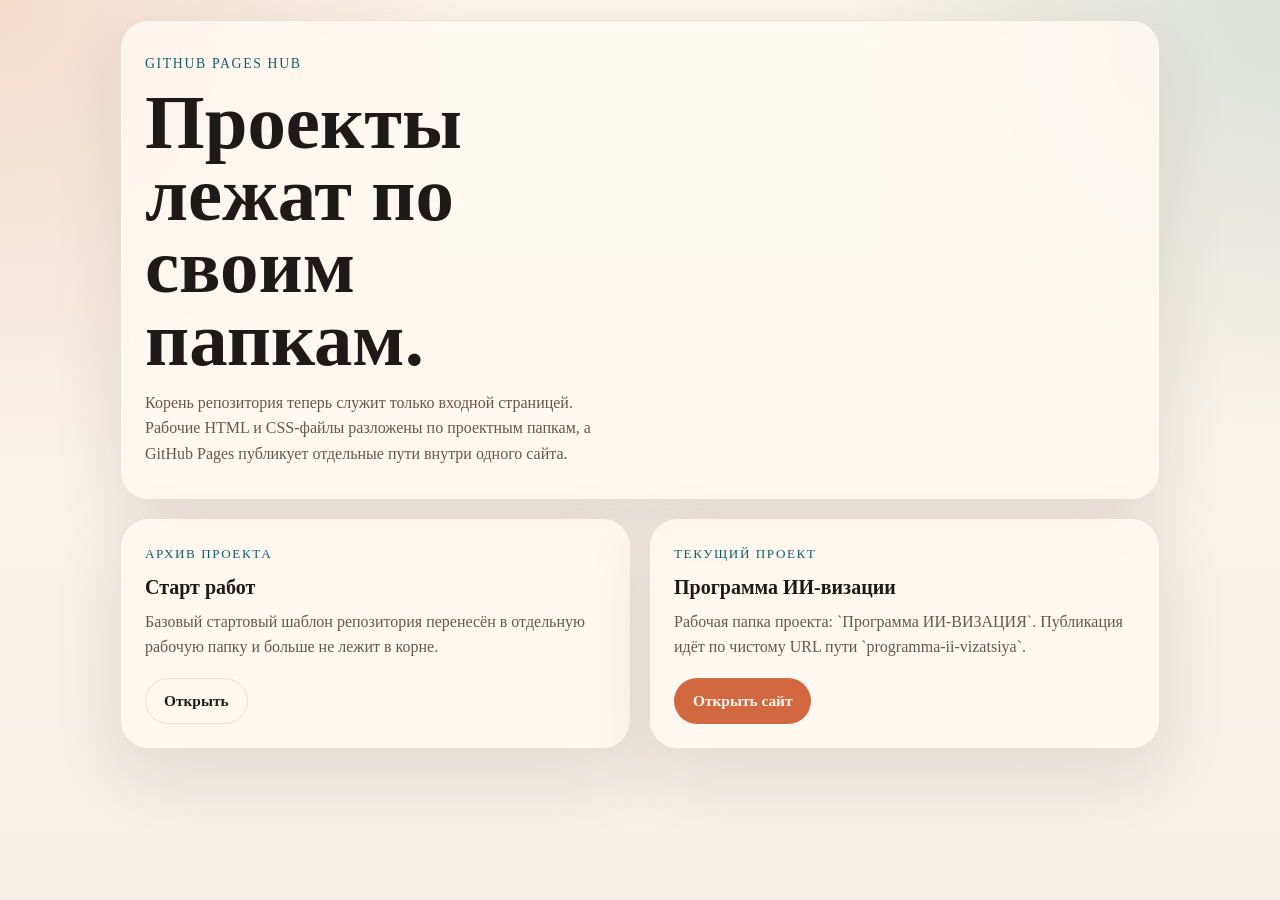
<file: index.html>
<!DOCTYPE html>
<html lang="ru">
  <head>
    <meta charset="UTF-8" />
    <meta name="viewport" content="width=device-width, initial-scale=1.0" />
    <title>codex-work</title>
    <meta
      name="description"
      content="Главная страница GitHub Pages с переходами к опубликованным проектам."
    />
    <style>
      :root {
        color-scheme: light;
        --bg: #f5efe7;
        --surface: rgba(255, 250, 242, 0.84);
        --text: #1e1a17;
        --muted: #62584d;
        --accent: #d16840;
        --accent-alt: #145e67;
        --line: rgba(30, 26, 23, 0.1);
        --shadow: 0 24px 70px rgba(44, 31, 17, 0.11);
      }

      * {
        box-sizing: border-box;
      }

      body {
        margin: 0;
        min-height: 100vh;
        padding: 20px;
        font-family: Georgia, "Times New Roman", serif;
        color: var(--text);
        background:
          radial-gradient(circle at top left, rgba(209, 104, 64, 0.18), transparent 30%),
          radial-gradient(circle at top right, rgba(20, 94, 103, 0.14), transparent 28%),
          linear-gradient(180deg, #fbf5eb 0%, var(--bg) 100%);
      }

      .shell {
        width: min(1040px, 100%);
        margin: 0 auto;
      }

      .hero,
      .card {
        border: 1px solid var(--line);
        border-radius: 28px;
        background: var(--surface);
        box-shadow: var(--shadow);
        backdrop-filter: blur(14px);
      }

      .hero {
        padding: 32px 24px;
      }

      .eyebrow {
        margin: 0 0 12px;
        font-size: 0.86rem;
        letter-spacing: 0.12em;
        text-transform: uppercase;
        color: var(--accent-alt);
      }

      h1,
      h3,
      p {
        margin-top: 0;
      }

      h1 {
        max-width: 10ch;
        margin-bottom: 14px;
        font-size: clamp(2.8rem, 8vw, 4.8rem);
        line-height: 0.94;
      }

      h3 {
        margin-bottom: 10px;
        font-size: 1.25rem;
      }

      p {
        line-height: 1.6;
        color: var(--muted);
      }

      .lead {
        max-width: 58ch;
        margin-bottom: 0;
      }

      .grid {
        display: grid;
        gap: 18px;
        margin-top: 18px;
      }

      .projects {
        display: grid;
        grid-template-columns: repeat(2, minmax(0, 1fr));
        gap: 18px;
      }

      .card {
        padding: 24px;
      }

      .tag {
        margin: 0 0 12px;
        font-size: 0.82rem;
        letter-spacing: 0.12em;
        text-transform: uppercase;
        color: var(--accent-alt);
      }

      .actions {
        display: flex;
        flex-wrap: wrap;
        gap: 12px;
        margin-top: 18px;
      }

      .button {
        display: inline-flex;
        align-items: center;
        justify-content: center;
        min-height: 46px;
        padding: 0 18px;
        border: 1px solid transparent;
        border-radius: 999px;
        text-decoration: none;
        font-size: 0.96rem;
        font-weight: 600;
      }

      .button-primary {
        color: #fff8f1;
        background: var(--accent);
      }

      .button-secondary {
        color: var(--text);
        border-color: var(--line);
        background: transparent;
      }

      @media (max-width: 760px) {
        body {
          padding: 12px;
        }

        .hero,
        .card {
          padding: 20px;
          border-radius: 22px;
        }

        .projects {
          grid-template-columns: 1fr;
        }
      }
    </style>
  </head>
  <body>
    <div class="shell">
      <section class="hero">
        <p class="eyebrow">GitHub Pages Hub</p>
        <h1>Проекты лежат по своим папкам.</h1>
        <p class="lead">
          Корень репозитория теперь служит только входной страницей. Рабочие
          HTML и CSS-файлы разложены по проектным папкам, а GitHub Pages
          публикует отдельные пути внутри одного сайта.
        </p>
      </section>

      <section class="grid">
        <div class="projects">
          <article class="card">
            <p class="tag">Архив проекта</p>
            <h3>Старт работ</h3>
            <p>
              Базовый стартовый шаблон репозитория перенесён в отдельную рабочую
              папку и больше не лежит в корне.
            </p>
            <div class="actions">
              <a class="button button-secondary" href="./%D0%A1%D1%82%D0%B0%D1%80%D1%82%20%D1%80%D0%B0%D0%B1%D0%BE%D1%82/">
                Открыть
              </a>
            </div>
          </article>
          <article class="card">
            <p class="tag">Текущий проект</p>
            <h3>Программа ИИ-визации</h3>
            <p>
              Рабочая папка проекта: `Программа ИИ-ВИЗАЦИЯ`. Публикация идёт по
              чистому URL пути `programma-ii-vizatsiya`.
            </p>
            <div class="actions">
              <a class="button button-primary" href="./programma-ii-vizatsiya/">
                Открыть сайт
              </a>
            </div>
          </article>
        </div>
      </section>
    </div>
  </body>
</html>
</file>
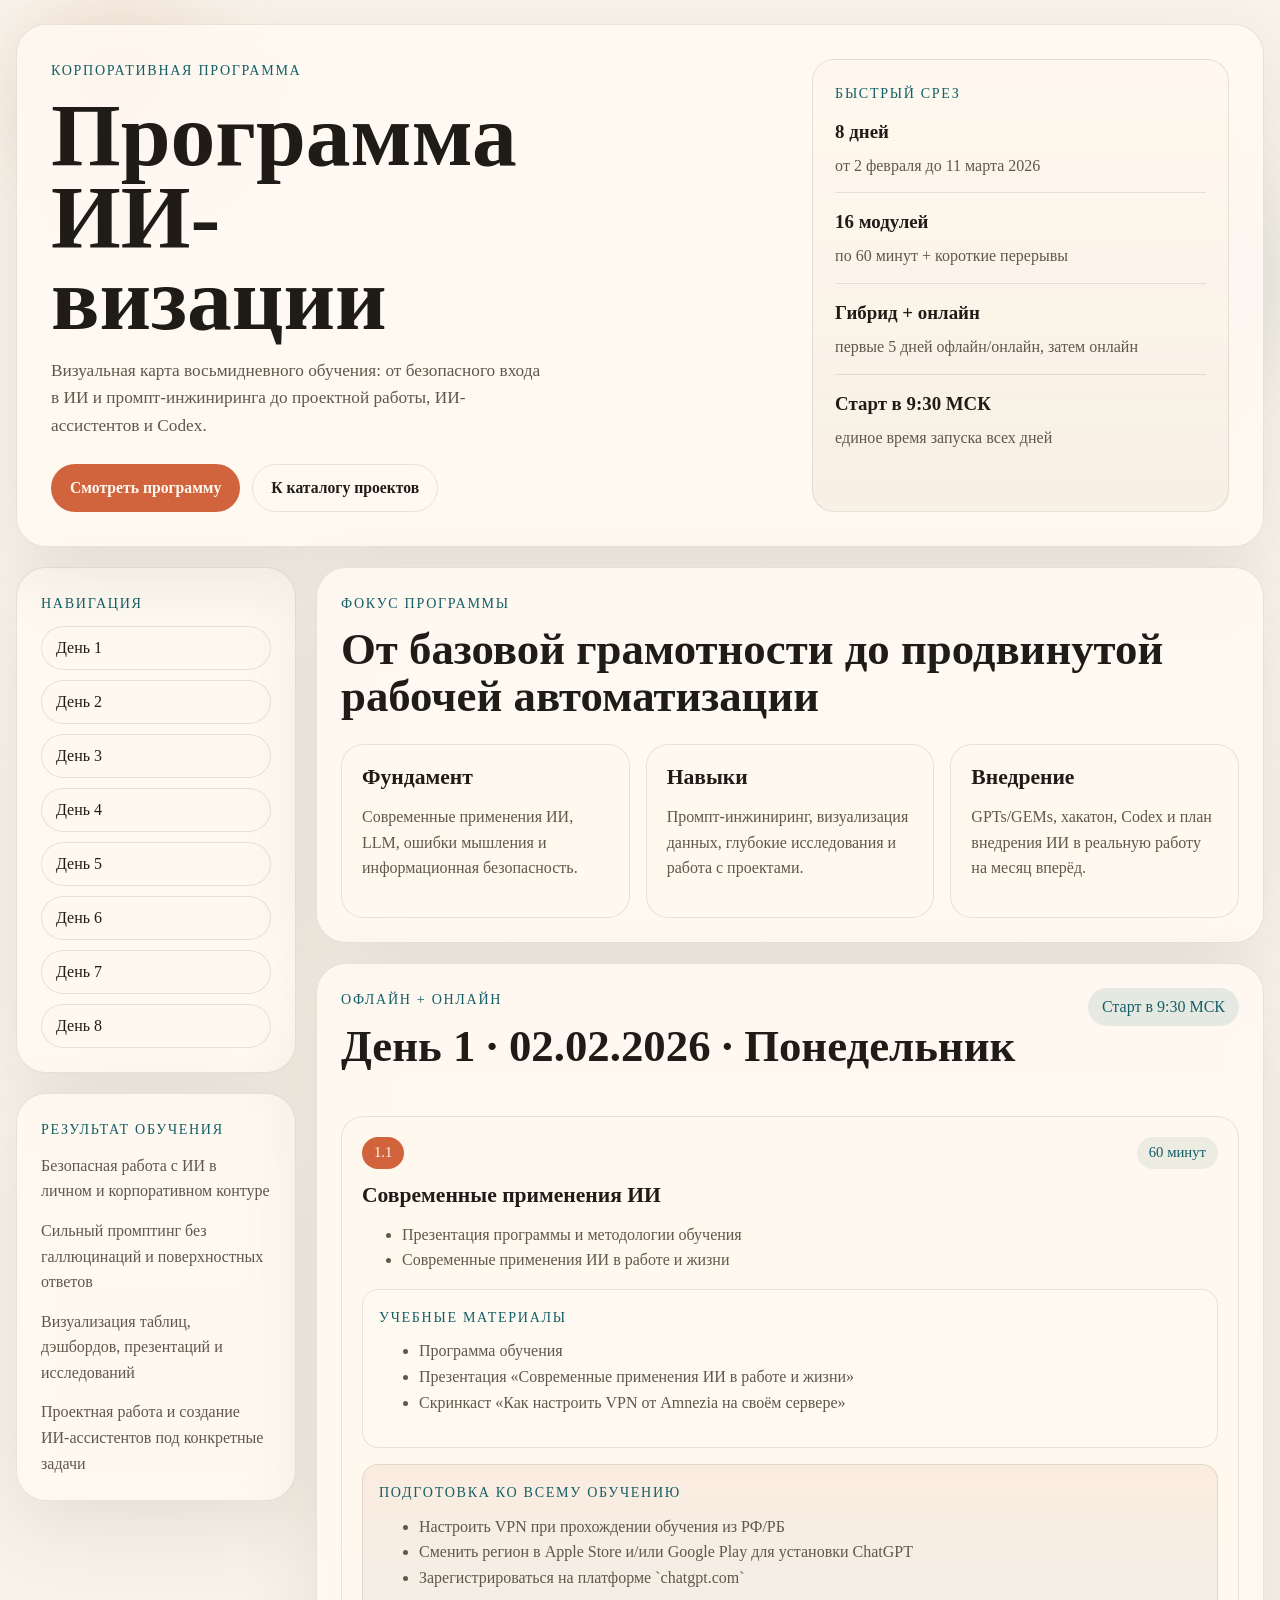
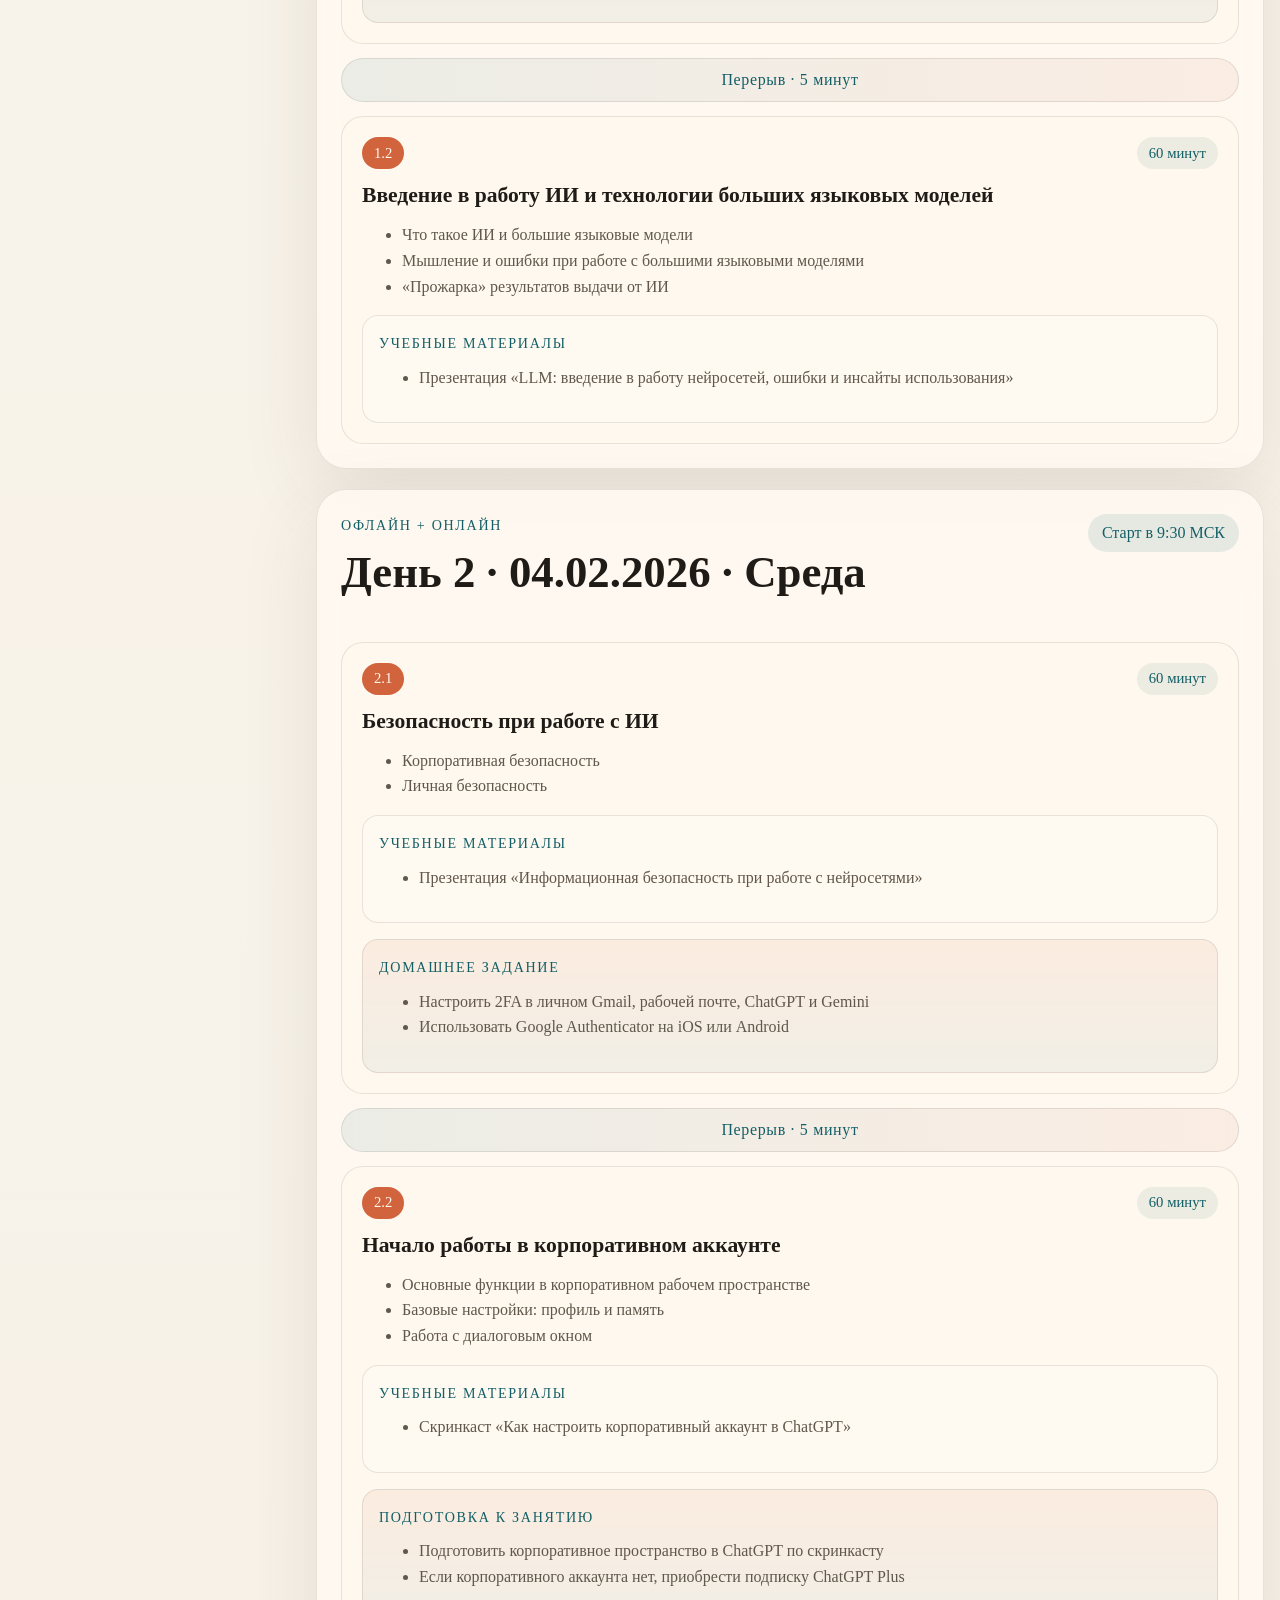
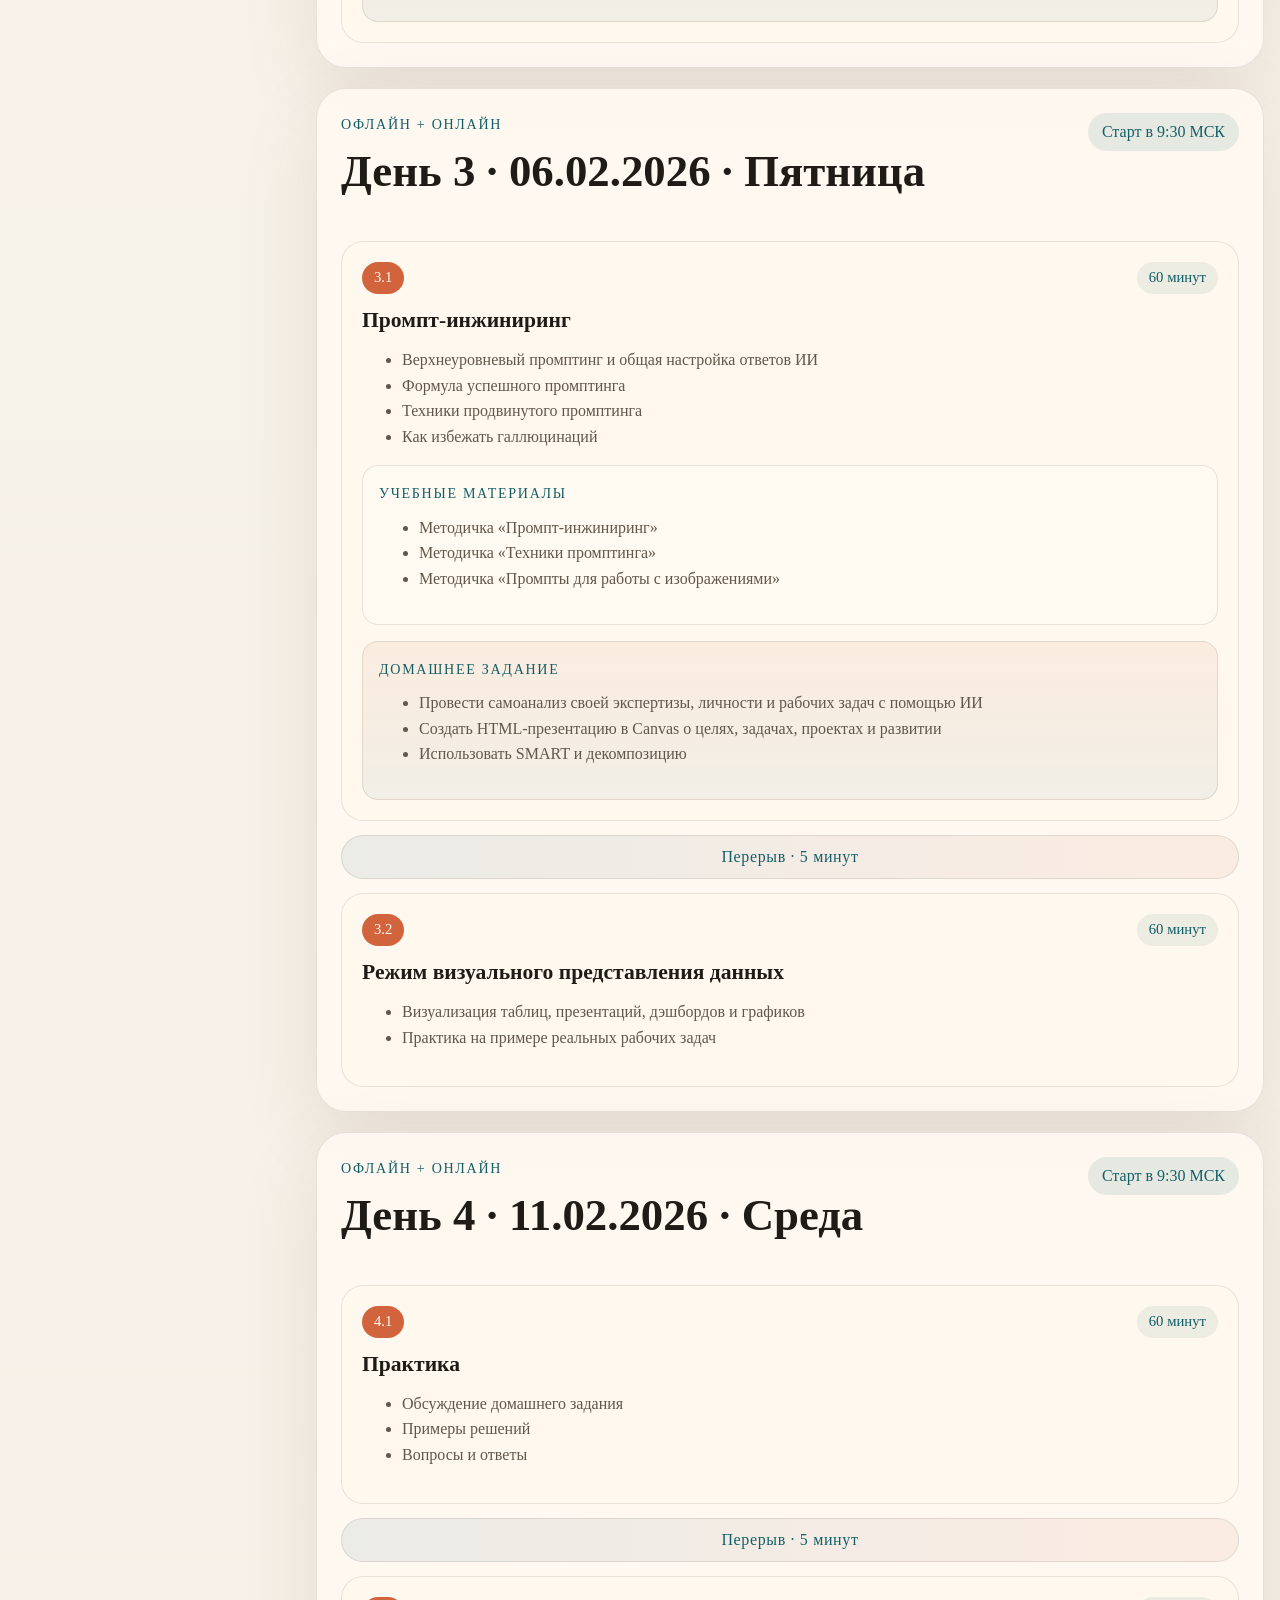
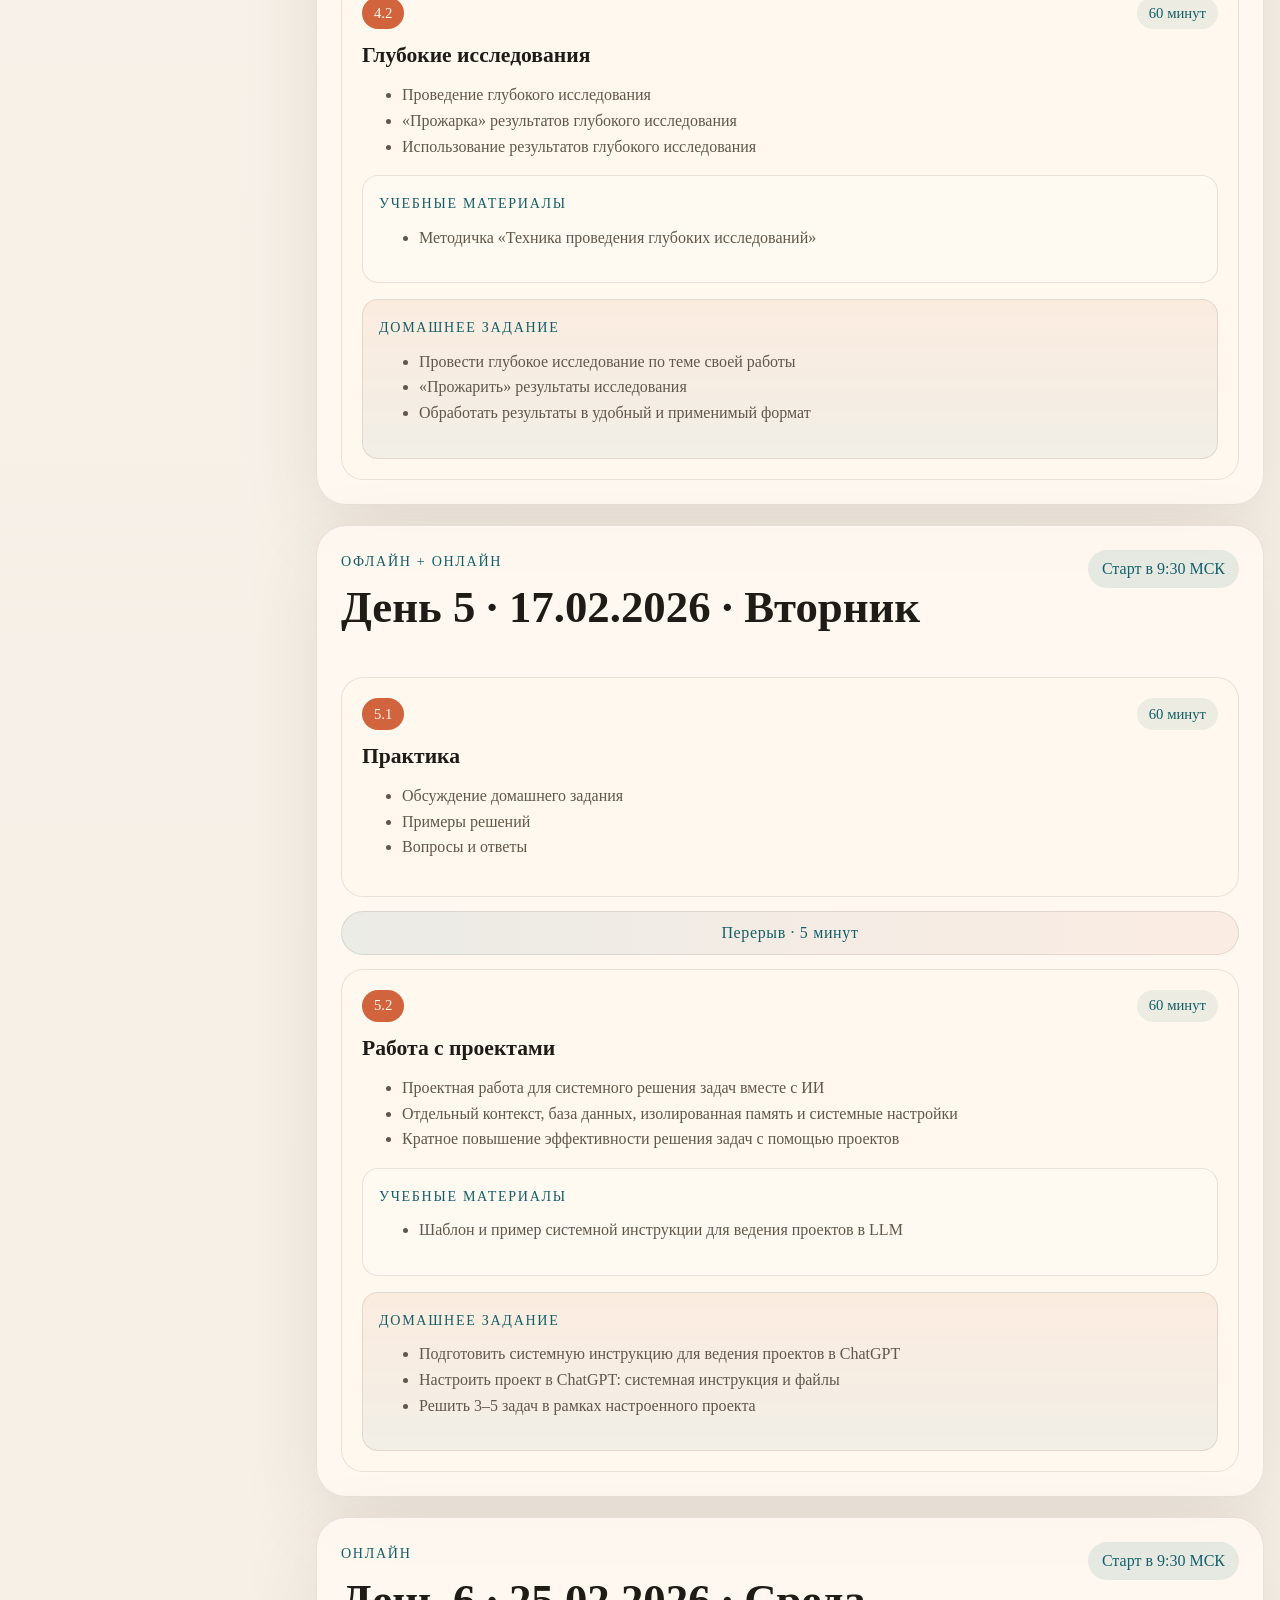
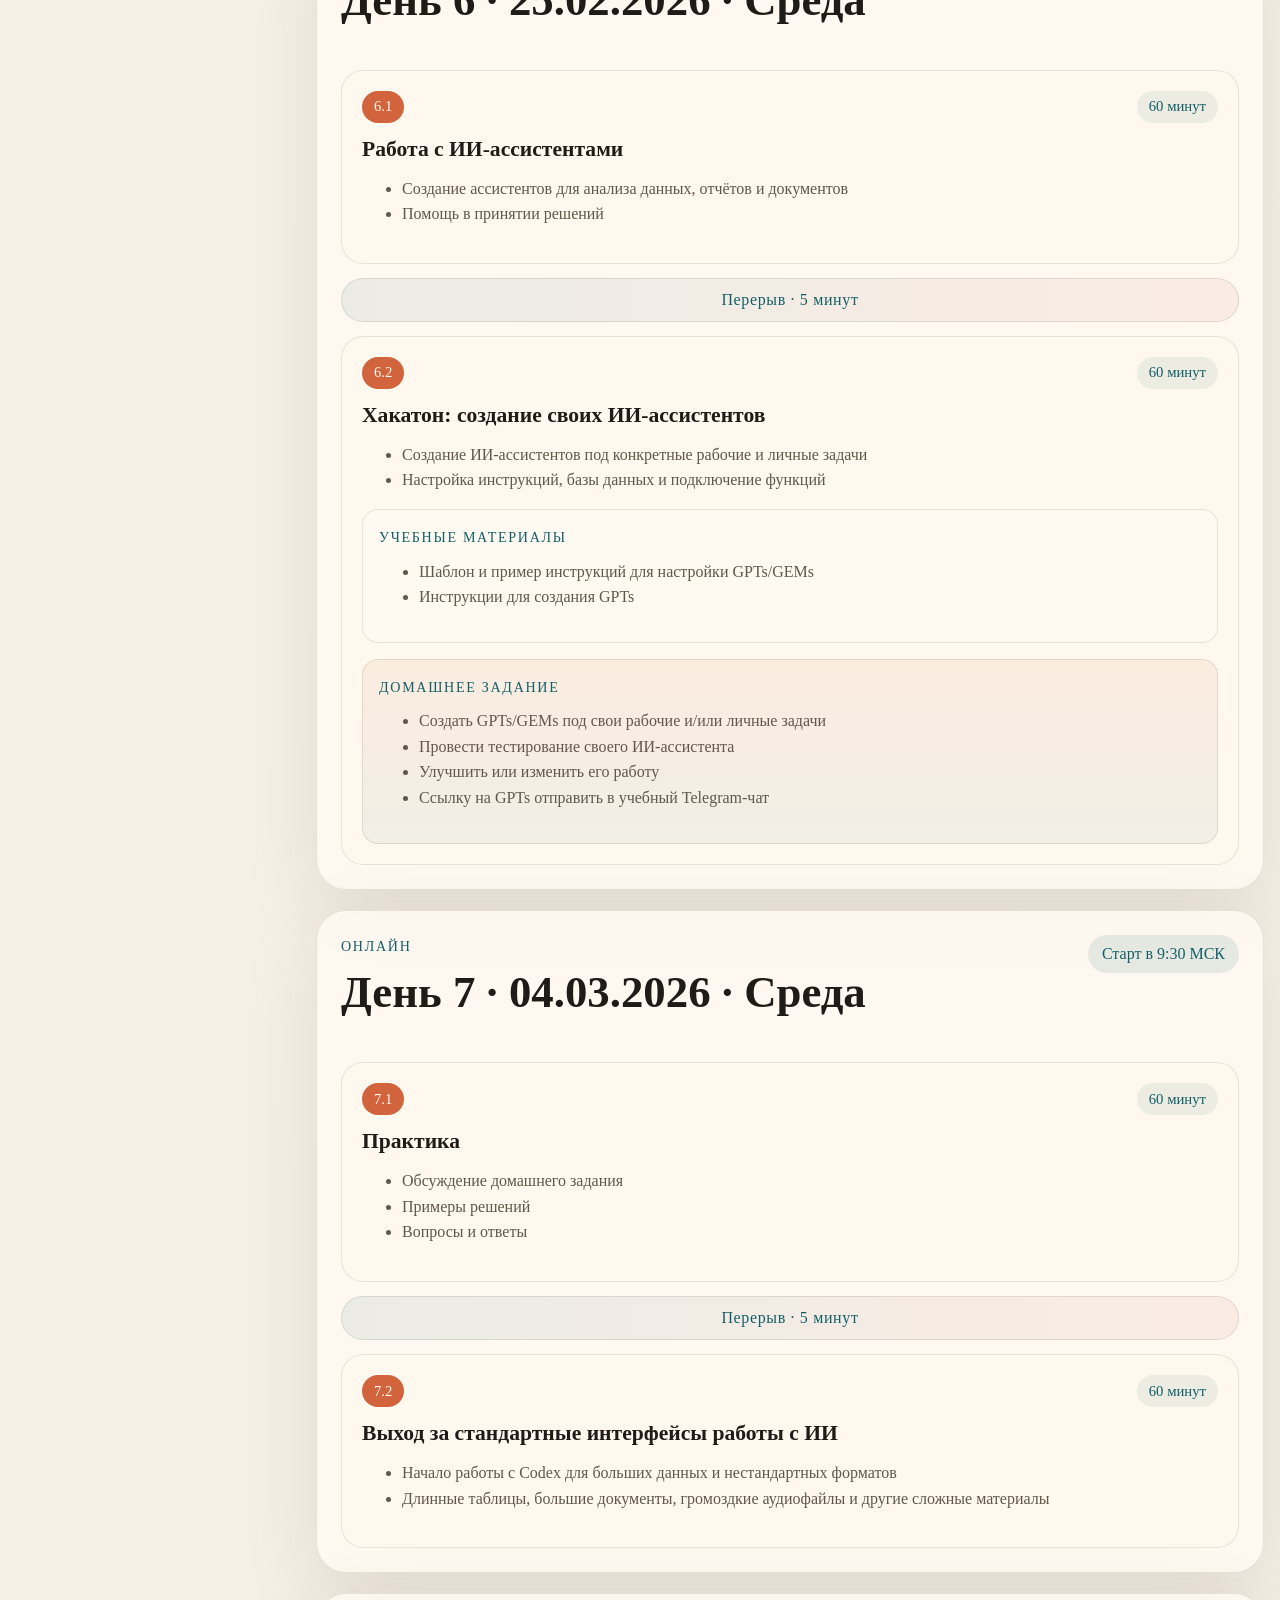
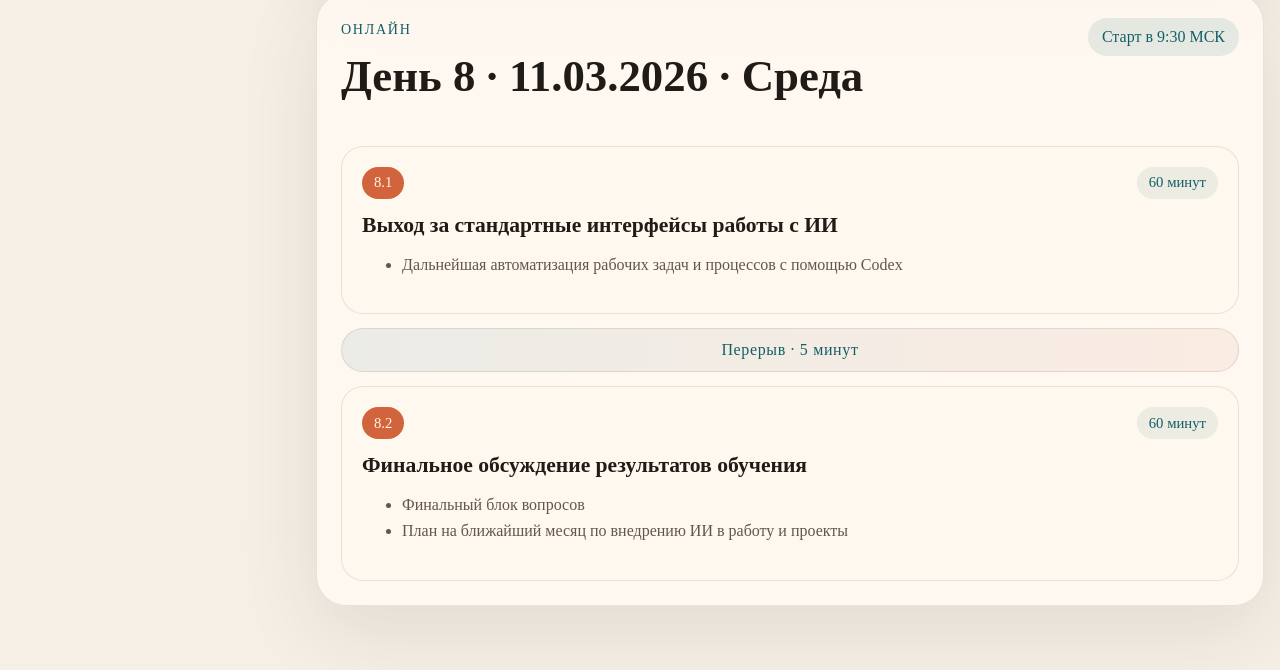
<file: programma-ii-vizatsiya/index.html>
<!DOCTYPE html>
<html lang="ru">
  <head>
    <meta charset="UTF-8" />
    <meta name="viewport" content="width=device-width, initial-scale=1.0" />
    <title>Программа ИИ-визации</title>
    <meta
      name="description"
      content="Адаптивная визуализация корпоративной программы обучения по ИИ: расписание, темы, материалы и домашние задания."
    />
    <link rel="stylesheet" href="../%D0%9F%D1%80%D0%BE%D0%B3%D1%80%D0%B0%D0%BC%D0%BC%D0%B0%20%D0%98%D0%98-%D0%92%D0%98%D0%97%D0%90%D0%A6%D0%98%D0%AF/styles.css" />
  </head>
  <body>
    <div class="ambient ambient-left"></div>
    <div class="ambient ambient-right"></div>

    <header class="hero">
      <div class="hero-copy">
        <p class="eyebrow">Корпоративная программа</p>
        <h1>Программа ИИ-визации</h1>
        <p class="lead">
          Визуальная карта восьмидневного обучения: от безопасного входа в ИИ и
          промпт-инжиниринга до проектной работы, ИИ-ассистентов и Codex.
        </p>
        <div class="hero-actions">
          <a class="button button-primary" href="#timeline">Смотреть программу</a>
          <a class="button button-secondary" href="../">К каталогу проектов</a>
        </div>
      </div>
      <aside class="hero-panel">
        <p class="section-label">Быстрый срез</p>
        <ul class="hero-stats">
          <li><strong>8 дней</strong><span>от 2 февраля до 11 марта 2026</span></li>
          <li><strong>16 модулей</strong><span>по 60 минут + короткие перерывы</span></li>
          <li><strong>Гибрид + онлайн</strong><span>первые 5 дней офлайн/онлайн, затем онлайн</span></li>
          <li><strong>Старт в 9:30 МСК</strong><span>единое время запуска всех дней</span></li>
        </ul>
      </aside>
    </header>

    <main class="layout">
      <aside class="sidebar">
        <section class="sidebar-panel">
          <p class="section-label">Навигация</p>
          <nav class="day-nav" aria-label="Дни программы">
            <a href="#day-1">День 1</a>
            <a href="#day-2">День 2</a>
            <a href="#day-3">День 3</a>
            <a href="#day-4">День 4</a>
            <a href="#day-5">День 5</a>
            <a href="#day-6">День 6</a>
            <a href="#day-7">День 7</a>
            <a href="#day-8">День 8</a>
          </nav>
        </section>

        <section class="sidebar-panel">
          <p class="section-label">Результат обучения</p>
          <ul class="sidebar-list">
            <li>Безопасная работа с ИИ в личном и корпоративном контуре</li>
            <li>Сильный промптинг без галлюцинаций и поверхностных ответов</li>
            <li>Визуализация таблиц, дэшбордов, презентаций и исследований</li>
            <li>Проектная работа и создание ИИ-ассистентов под конкретные задачи</li>
          </ul>
        </section>
      </aside>

      <div class="content" id="timeline">
        <section class="overview-panel">
          <div>
            <p class="section-label">Фокус программы</p>
            <h2>От базовой грамотности до продвинутой рабочей автоматизации</h2>
          </div>
          <div class="overview-grid">
            <article>
              <h3>Фундамент</h3>
              <p>Современные применения ИИ, LLM, ошибки мышления и информационная безопасность.</p>
            </article>
            <article>
              <h3>Навыки</h3>
              <p>Промпт-инжиниринг, визуализация данных, глубокие исследования и работа с проектами.</p>
            </article>
            <article>
              <h3>Внедрение</h3>
              <p>GPTs/GEMs, хакатон, Codex и план внедрения ИИ в реальную работу на месяц вперёд.</p>
            </article>
          </div>
        </section>

        <section class="day-card" id="day-1">
          <header class="day-header">
            <div>
              <p class="day-kicker">Офлайн + онлайн</p>
              <h2>День 1 · 02.02.2026 · Понедельник</h2>
            </div>
            <span class="day-badge">Старт в 9:30 МСК</span>
          </header>
          <div class="session-grid">
            <article class="session-card">
              <div class="session-topline">
                <span class="session-id">1.1</span>
                <span class="session-duration">60 минут</span>
              </div>
              <h3>Современные применения ИИ</h3>
              <ul>
                <li>Презентация программы и методологии обучения</li>
                <li>Современные применения ИИ в работе и жизни</li>
              </ul>
              <div class="meta-block">
                <p class="meta-title">Учебные материалы</p>
                <ul>
                  <li>Программа обучения</li>
                  <li>Презентация «Современные применения ИИ в работе и жизни»</li>
                  <li>Скринкаст «Как настроить VPN от Amnezia на своём сервере»</li>
                </ul>
              </div>
              <div class="meta-block highlight-block">
                <p class="meta-title">Подготовка ко всему обучению</p>
                <ul>
                  <li>Настроить VPN при прохождении обучения из РФ/РБ</li>
                  <li>Сменить регион в Apple Store и/или Google Play для установки ChatGPT</li>
                  <li>Зарегистрироваться на платформе `chatgpt.com`</li>
                </ul>
              </div>
            </article>
            <div class="break-card">Перерыв · 5 минут</div>
            <article class="session-card">
              <div class="session-topline">
                <span class="session-id">1.2</span>
                <span class="session-duration">60 минут</span>
              </div>
              <h3>Введение в работу ИИ и технологии больших языковых моделей</h3>
              <ul>
                <li>Что такое ИИ и большие языковые модели</li>
                <li>Мышление и ошибки при работе с большими языковыми моделями</li>
                <li>«Прожарка» результатов выдачи от ИИ</li>
              </ul>
              <div class="meta-block">
                <p class="meta-title">Учебные материалы</p>
                <ul>
                  <li>Презентация «LLM: введение в работу нейросетей, ошибки и инсайты использования»</li>
                </ul>
              </div>
            </article>
          </div>
        </section>

        <section class="day-card" id="day-2">
          <header class="day-header">
            <div>
              <p class="day-kicker">Офлайн + онлайн</p>
              <h2>День 2 · 04.02.2026 · Среда</h2>
            </div>
            <span class="day-badge">Старт в 9:30 МСК</span>
          </header>
          <div class="session-grid">
            <article class="session-card">
              <div class="session-topline">
                <span class="session-id">2.1</span>
                <span class="session-duration">60 минут</span>
              </div>
              <h3>Безопасность при работе с ИИ</h3>
              <ul>
                <li>Корпоративная безопасность</li>
                <li>Личная безопасность</li>
              </ul>
              <div class="meta-block">
                <p class="meta-title">Учебные материалы</p>
                <ul>
                  <li>Презентация «Информационная безопасность при работе с нейросетями»</li>
                </ul>
              </div>
              <div class="meta-block highlight-block">
                <p class="meta-title">Домашнее задание</p>
                <ul>
                  <li>Настроить 2FA в личном Gmail, рабочей почте, ChatGPT и Gemini</li>
                  <li>Использовать Google Authenticator на iOS или Android</li>
                </ul>
              </div>
            </article>
            <div class="break-card">Перерыв · 5 минут</div>
            <article class="session-card">
              <div class="session-topline">
                <span class="session-id">2.2</span>
                <span class="session-duration">60 минут</span>
              </div>
              <h3>Начало работы в корпоративном аккаунте</h3>
              <ul>
                <li>Основные функции в корпоративном рабочем пространстве</li>
                <li>Базовые настройки: профиль и память</li>
                <li>Работа с диалоговым окном</li>
              </ul>
              <div class="meta-block">
                <p class="meta-title">Учебные материалы</p>
                <ul>
                  <li>Скринкаст «Как настроить корпоративный аккаунт в ChatGPT»</li>
                </ul>
              </div>
              <div class="meta-block highlight-block">
                <p class="meta-title">Подготовка к занятию</p>
                <ul>
                  <li>Подготовить корпоративное пространство в ChatGPT по скринкасту</li>
                  <li>Если корпоративного аккаунта нет, приобрести подписку ChatGPT Plus</li>
                </ul>
              </div>
            </article>
          </div>
        </section>

        <section class="day-card" id="day-3">
          <header class="day-header">
            <div>
              <p class="day-kicker">Офлайн + онлайн</p>
              <h2>День 3 · 06.02.2026 · Пятница</h2>
            </div>
            <span class="day-badge">Старт в 9:30 МСК</span>
          </header>
          <div class="session-grid">
            <article class="session-card">
              <div class="session-topline">
                <span class="session-id">3.1</span>
                <span class="session-duration">60 минут</span>
              </div>
              <h3>Промпт-инжиниринг</h3>
              <ul>
                <li>Верхнеуровневый промптинг и общая настройка ответов ИИ</li>
                <li>Формула успешного промптинга</li>
                <li>Техники продвинутого промптинга</li>
                <li>Как избежать галлюцинаций</li>
              </ul>
              <div class="meta-block">
                <p class="meta-title">Учебные материалы</p>
                <ul>
                  <li>Методичка «Промпт-инжиниринг»</li>
                  <li>Методичка «Техники промптинга»</li>
                  <li>Методичка «Промпты для работы с изображениями»</li>
                </ul>
              </div>
              <div class="meta-block highlight-block">
                <p class="meta-title">Домашнее задание</p>
                <ul>
                  <li>Провести самоанализ своей экспертизы, личности и рабочих задач с помощью ИИ</li>
                  <li>Создать HTML-презентацию в Canvas о целях, задачах, проектах и развитии</li>
                  <li>Использовать SMART и декомпозицию</li>
                </ul>
              </div>
            </article>
            <div class="break-card">Перерыв · 5 минут</div>
            <article class="session-card">
              <div class="session-topline">
                <span class="session-id">3.2</span>
                <span class="session-duration">60 минут</span>
              </div>
              <h3>Режим визуального представления данных</h3>
              <ul>
                <li>Визуализация таблиц, презентаций, дэшбордов и графиков</li>
                <li>Практика на примере реальных рабочих задач</li>
              </ul>
            </article>
          </div>
        </section>

        <section class="day-card" id="day-4">
          <header class="day-header">
            <div>
              <p class="day-kicker">Офлайн + онлайн</p>
              <h2>День 4 · 11.02.2026 · Среда</h2>
            </div>
            <span class="day-badge">Старт в 9:30 МСК</span>
          </header>
          <div class="session-grid">
            <article class="session-card">
              <div class="session-topline">
                <span class="session-id">4.1</span>
                <span class="session-duration">60 минут</span>
              </div>
              <h3>Практика</h3>
              <ul>
                <li>Обсуждение домашнего задания</li>
                <li>Примеры решений</li>
                <li>Вопросы и ответы</li>
              </ul>
            </article>
            <div class="break-card">Перерыв · 5 минут</div>
            <article class="session-card">
              <div class="session-topline">
                <span class="session-id">4.2</span>
                <span class="session-duration">60 минут</span>
              </div>
              <h3>Глубокие исследования</h3>
              <ul>
                <li>Проведение глубокого исследования</li>
                <li>«Прожарка» результатов глубокого исследования</li>
                <li>Использование результатов глубокого исследования</li>
              </ul>
              <div class="meta-block">
                <p class="meta-title">Учебные материалы</p>
                <ul>
                  <li>Методичка «Техника проведения глубоких исследований»</li>
                </ul>
              </div>
              <div class="meta-block highlight-block">
                <p class="meta-title">Домашнее задание</p>
                <ul>
                  <li>Провести глубокое исследование по теме своей работы</li>
                  <li>«Прожарить» результаты исследования</li>
                  <li>Обработать результаты в удобный и применимый формат</li>
                </ul>
              </div>
            </article>
          </div>
        </section>

        <section class="day-card" id="day-5">
          <header class="day-header">
            <div>
              <p class="day-kicker">Офлайн + онлайн</p>
              <h2>День 5 · 17.02.2026 · Вторник</h2>
            </div>
            <span class="day-badge">Старт в 9:30 МСК</span>
          </header>
          <div class="session-grid">
            <article class="session-card">
              <div class="session-topline">
                <span class="session-id">5.1</span>
                <span class="session-duration">60 минут</span>
              </div>
              <h3>Практика</h3>
              <ul>
                <li>Обсуждение домашнего задания</li>
                <li>Примеры решений</li>
                <li>Вопросы и ответы</li>
              </ul>
            </article>
            <div class="break-card">Перерыв · 5 минут</div>
            <article class="session-card">
              <div class="session-topline">
                <span class="session-id">5.2</span>
                <span class="session-duration">60 минут</span>
              </div>
              <h3>Работа с проектами</h3>
              <ul>
                <li>Проектная работа для системного решения задач вместе с ИИ</li>
                <li>Отдельный контекст, база данных, изолированная память и системные настройки</li>
                <li>Кратное повышение эффективности решения задач с помощью проектов</li>
              </ul>
              <div class="meta-block">
                <p class="meta-title">Учебные материалы</p>
                <ul>
                  <li>Шаблон и пример системной инструкции для ведения проектов в LLM</li>
                </ul>
              </div>
              <div class="meta-block highlight-block">
                <p class="meta-title">Домашнее задание</p>
                <ul>
                  <li>Подготовить системную инструкцию для ведения проектов в ChatGPT</li>
                  <li>Настроить проект в ChatGPT: системная инструкция и файлы</li>
                  <li>Решить 3–5 задач в рамках настроенного проекта</li>
                </ul>
              </div>
            </article>
          </div>
        </section>

        <section class="day-card" id="day-6">
          <header class="day-header">
            <div>
              <p class="day-kicker">Онлайн</p>
              <h2>День 6 · 25.02.2026 · Среда</h2>
            </div>
            <span class="day-badge">Старт в 9:30 МСК</span>
          </header>
          <div class="session-grid">
            <article class="session-card">
              <div class="session-topline">
                <span class="session-id">6.1</span>
                <span class="session-duration">60 минут</span>
              </div>
              <h3>Работа с ИИ-ассистентами</h3>
              <ul>
                <li>Создание ассистентов для анализа данных, отчётов и документов</li>
                <li>Помощь в принятии решений</li>
              </ul>
            </article>
            <div class="break-card">Перерыв · 5 минут</div>
            <article class="session-card">
              <div class="session-topline">
                <span class="session-id">6.2</span>
                <span class="session-duration">60 минут</span>
              </div>
              <h3>Хакатон: создание своих ИИ-ассистентов</h3>
              <ul>
                <li>Создание ИИ-ассистентов под конкретные рабочие и личные задачи</li>
                <li>Настройка инструкций, базы данных и подключение функций</li>
              </ul>
              <div class="meta-block">
                <p class="meta-title">Учебные материалы</p>
                <ul>
                  <li>Шаблон и пример инструкций для настройки GPTs/GEMs</li>
                  <li>Инструкции для создания GPTs</li>
                </ul>
              </div>
              <div class="meta-block highlight-block">
                <p class="meta-title">Домашнее задание</p>
                <ul>
                  <li>Создать GPTs/GEMs под свои рабочие и/или личные задачи</li>
                  <li>Провести тестирование своего ИИ-ассистента</li>
                  <li>Улучшить или изменить его работу</li>
                  <li>Ссылку на GPTs отправить в учебный Telegram-чат</li>
                </ul>
              </div>
            </article>
          </div>
        </section>

        <section class="day-card" id="day-7">
          <header class="day-header">
            <div>
              <p class="day-kicker">Онлайн</p>
              <h2>День 7 · 04.03.2026 · Среда</h2>
            </div>
            <span class="day-badge">Старт в 9:30 МСК</span>
          </header>
          <div class="session-grid">
            <article class="session-card">
              <div class="session-topline">
                <span class="session-id">7.1</span>
                <span class="session-duration">60 минут</span>
              </div>
              <h3>Практика</h3>
              <ul>
                <li>Обсуждение домашнего задания</li>
                <li>Примеры решений</li>
                <li>Вопросы и ответы</li>
              </ul>
            </article>
            <div class="break-card">Перерыв · 5 минут</div>
            <article class="session-card">
              <div class="session-topline">
                <span class="session-id">7.2</span>
                <span class="session-duration">60 минут</span>
              </div>
              <h3>Выход за стандартные интерфейсы работы с ИИ</h3>
              <ul>
                <li>Начало работы с Codex для больших данных и нестандартных форматов</li>
                <li>Длинные таблицы, большие документы, громоздкие аудиофайлы и другие сложные материалы</li>
              </ul>
            </article>
          </div>
        </section>

        <section class="day-card" id="day-8">
          <header class="day-header">
            <div>
              <p class="day-kicker">Онлайн</p>
              <h2>День 8 · 11.03.2026 · Среда</h2>
            </div>
            <span class="day-badge">Старт в 9:30 МСК</span>
          </header>
          <div class="session-grid">
            <article class="session-card">
              <div class="session-topline">
                <span class="session-id">8.1</span>
                <span class="session-duration">60 минут</span>
              </div>
              <h3>Выход за стандартные интерфейсы работы с ИИ</h3>
              <ul>
                <li>Дальнейшая автоматизация рабочих задач и процессов с помощью Codex</li>
              </ul>
            </article>
            <div class="break-card">Перерыв · 5 минут</div>
            <article class="session-card">
              <div class="session-topline">
                <span class="session-id">8.2</span>
                <span class="session-duration">60 минут</span>
              </div>
              <h3>Финальное обсуждение результатов обучения</h3>
              <ul>
                <li>Финальный блок вопросов</li>
                <li>План на ближайший месяц по внедрению ИИ в работу и проекты</li>
              </ul>
            </article>
          </div>
        </section>
      </div>
    </main>
  </body>
</html>
</file>
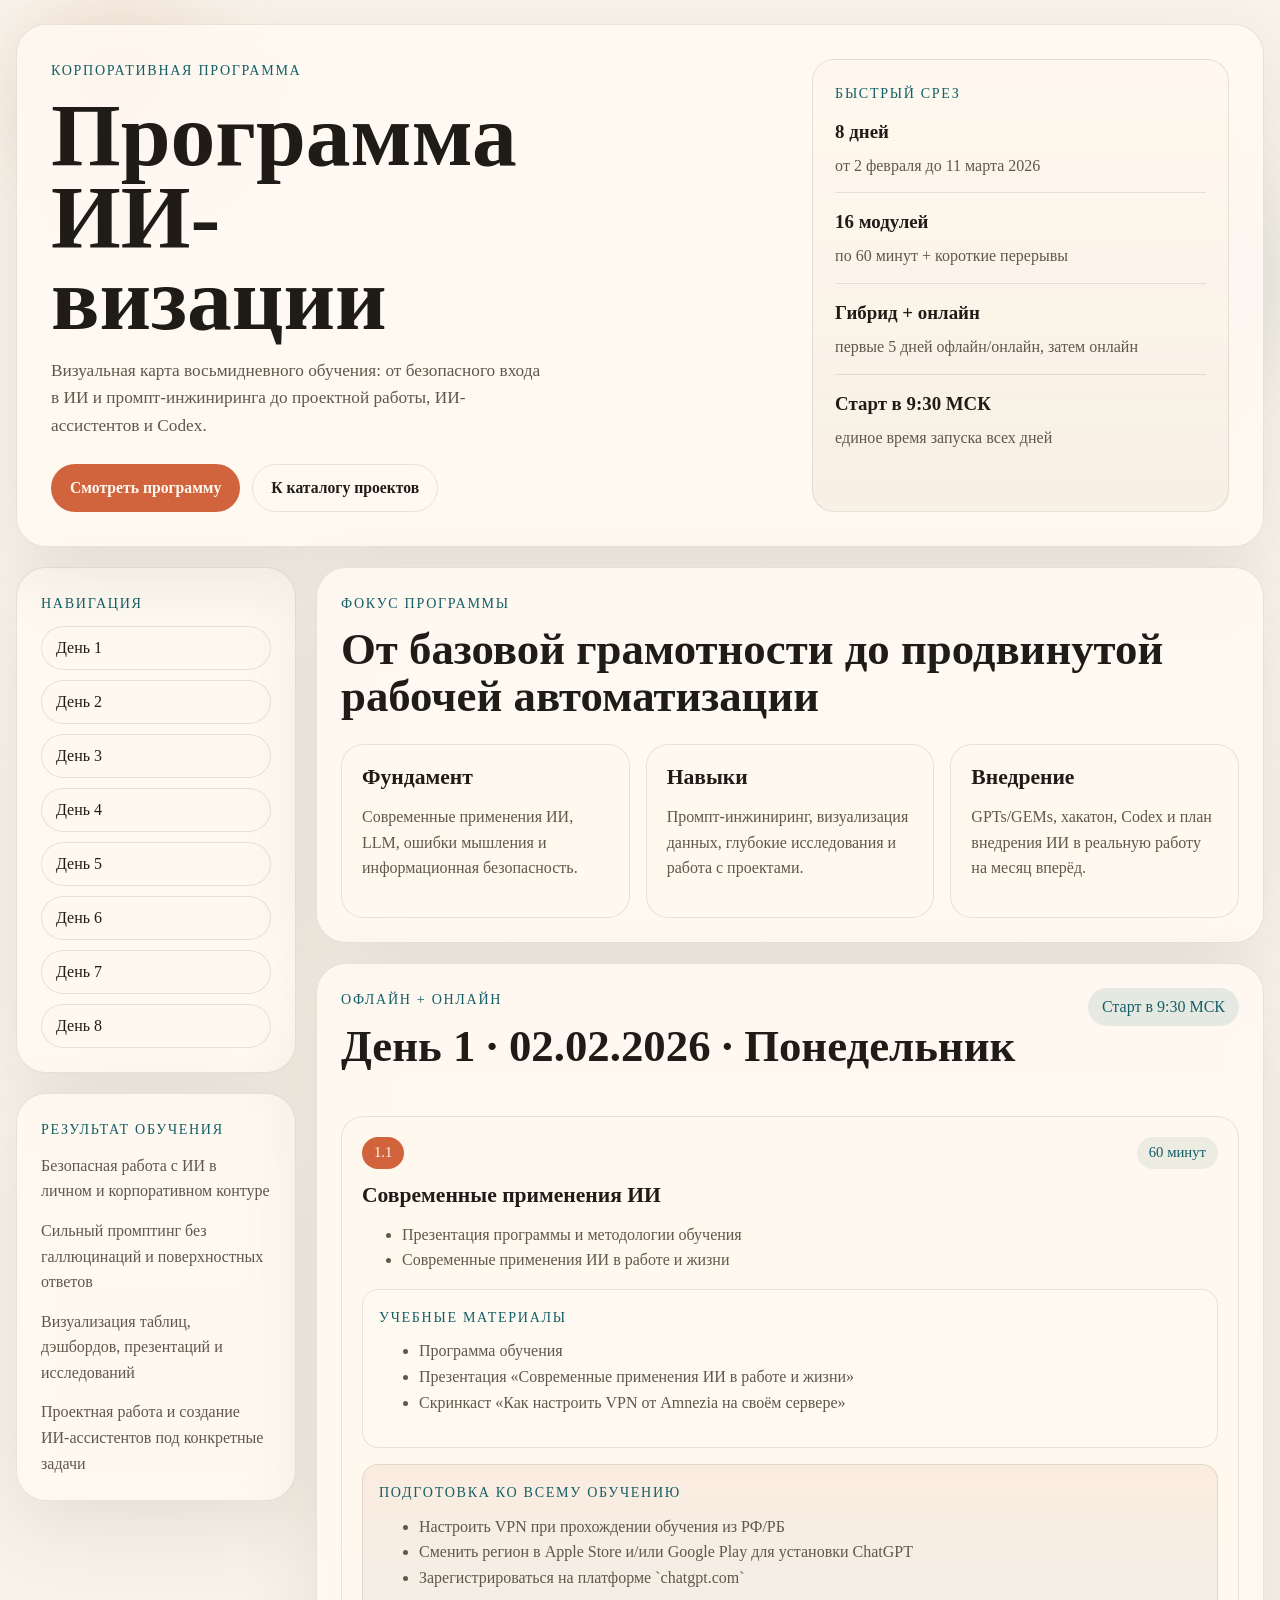
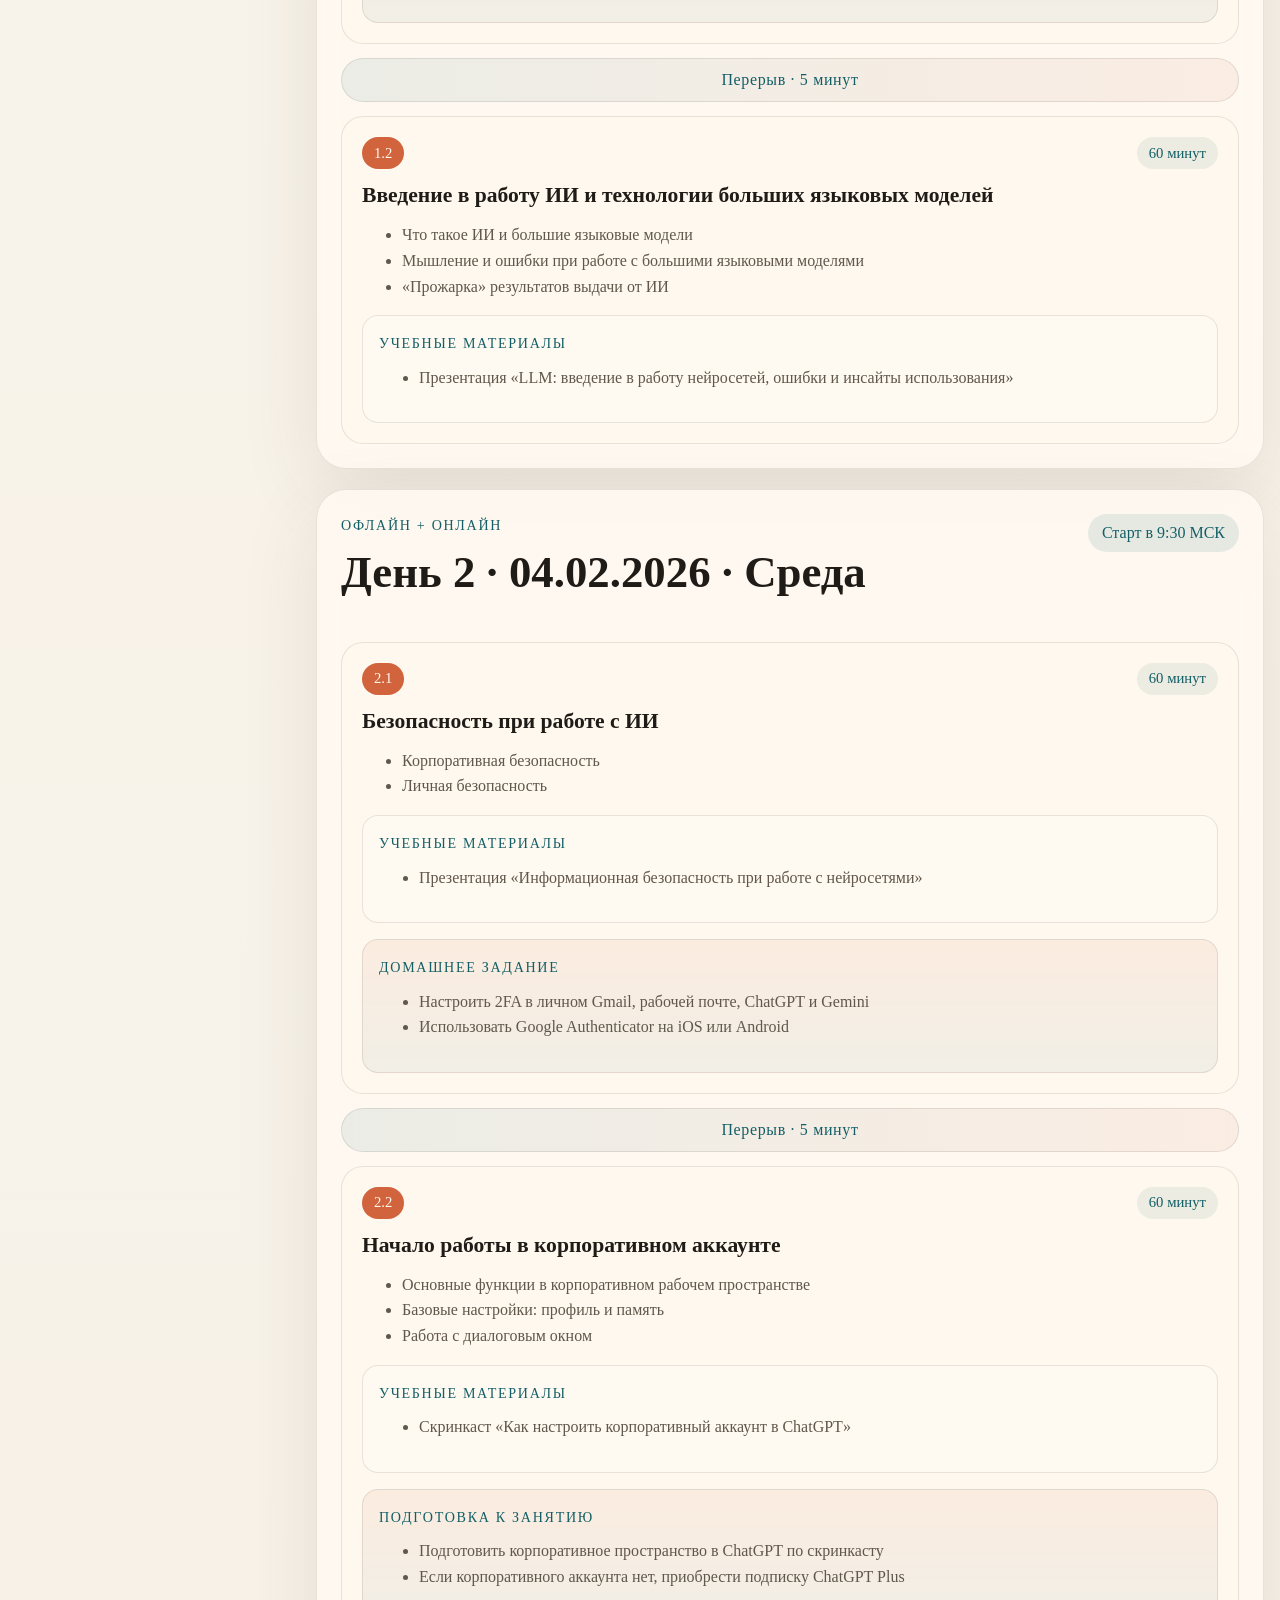
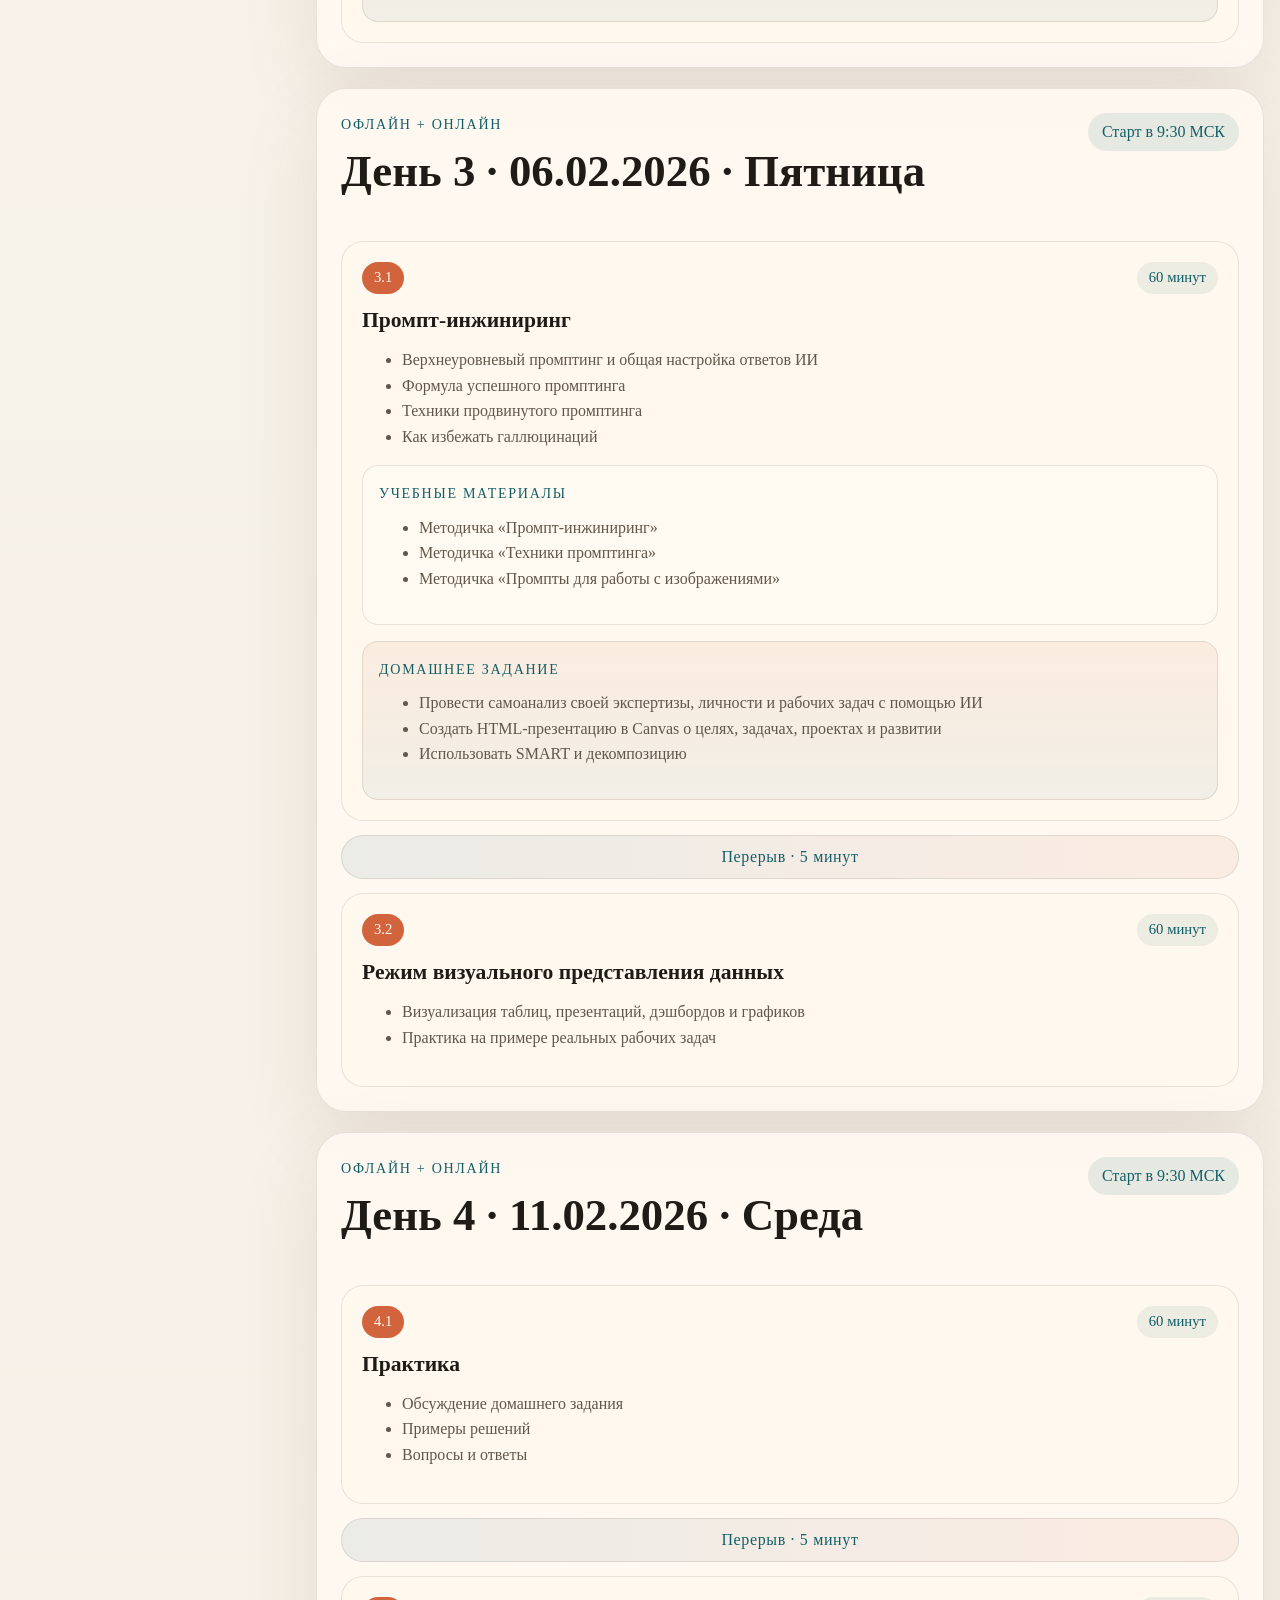
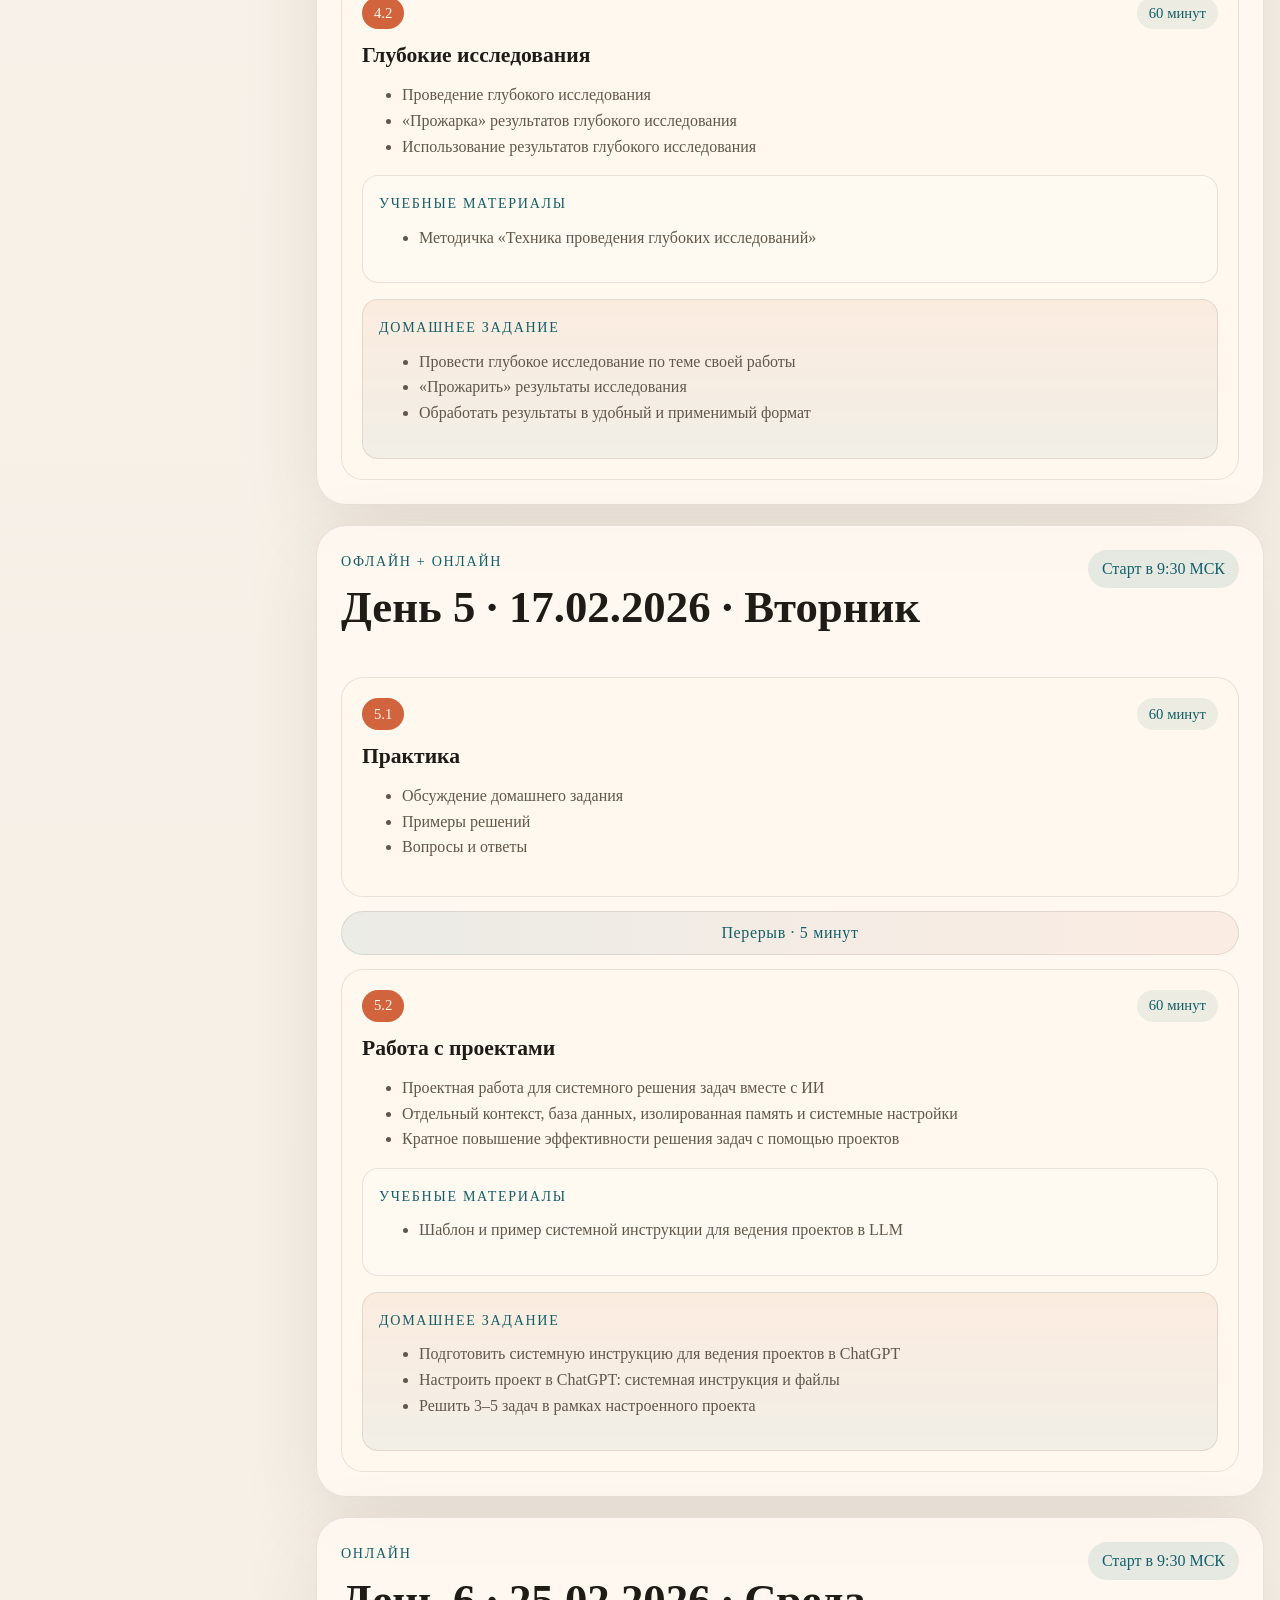
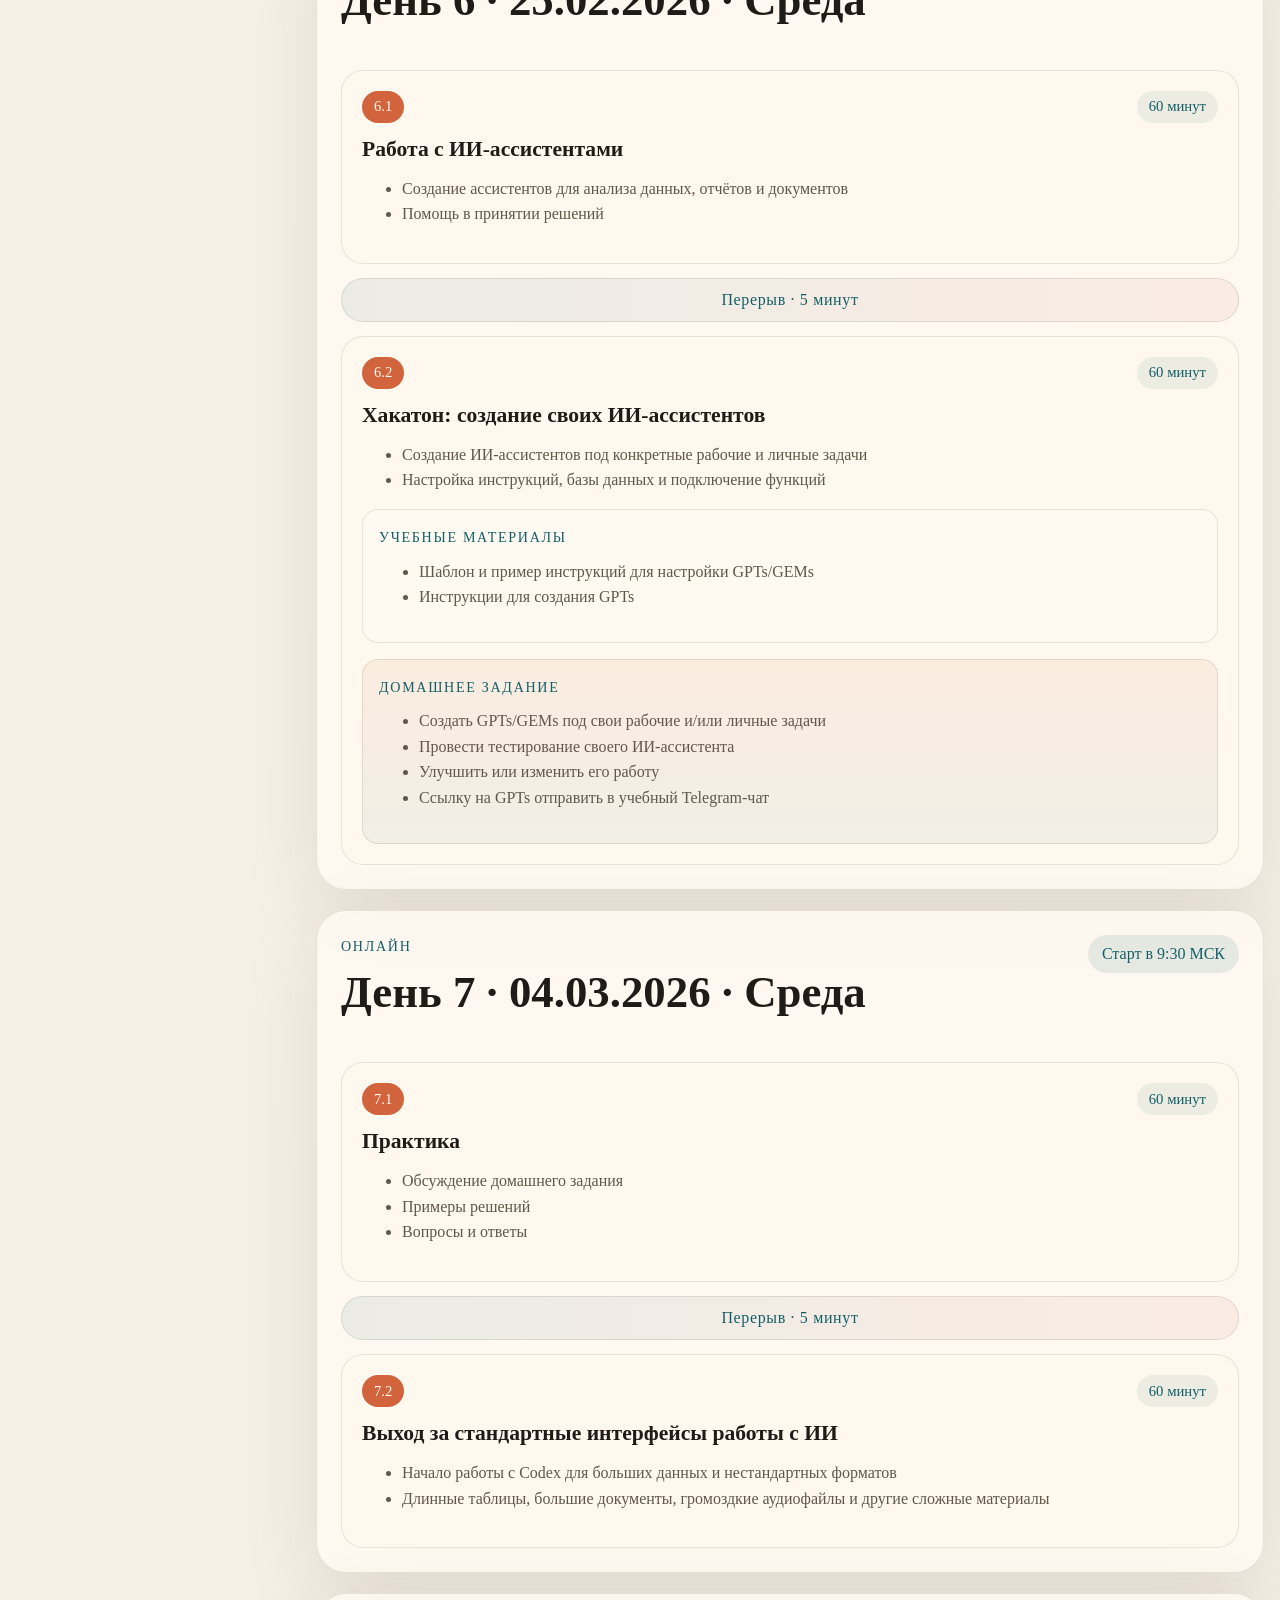
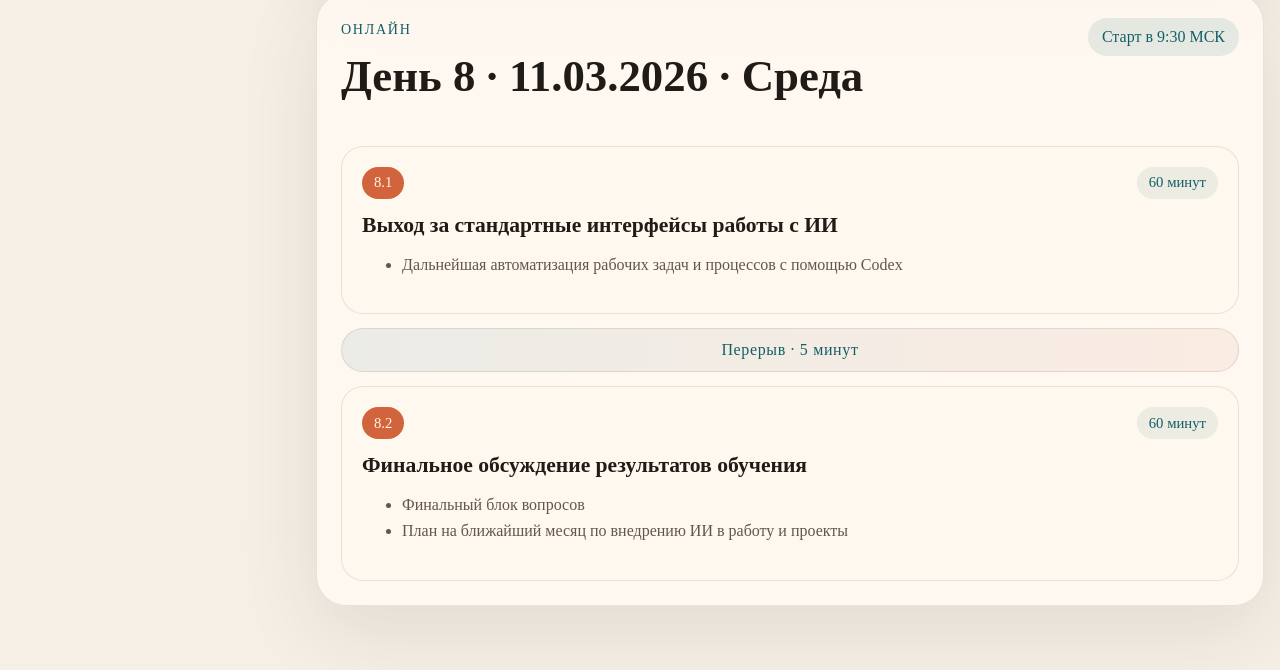
<file: Программа ИИ-ВИЗАЦИЯ/index.html>
<!DOCTYPE html>
<html lang="ru">
  <head>
    <meta charset="UTF-8" />
    <meta name="viewport" content="width=device-width, initial-scale=1.0" />
    <title>Программа ИИ-визации</title>
    <meta
      name="description"
      content="Адаптивная визуализация корпоративной программы обучения по ИИ: расписание, темы, материалы и домашние задания."
    />
    <link rel="stylesheet" href="styles.css" />
  </head>
  <body>
    <div class="ambient ambient-left"></div>
    <div class="ambient ambient-right"></div>

    <header class="hero">
      <div class="hero-copy">
        <p class="eyebrow">Корпоративная программа</p>
        <h1>Программа ИИ-визации</h1>
        <p class="lead">
          Визуальная карта восьмидневного обучения: от безопасного входа в ИИ и
          промпт-инжиниринга до проектной работы, ИИ-ассистентов и Codex.
        </p>
        <div class="hero-actions">
          <a class="button button-primary" href="#timeline">Смотреть программу</a>
          <a class="button button-secondary" href="../">К каталогу проектов</a>
        </div>
      </div>
      <aside class="hero-panel">
        <p class="section-label">Быстрый срез</p>
        <ul class="hero-stats">
          <li><strong>8 дней</strong><span>от 2 февраля до 11 марта 2026</span></li>
          <li><strong>16 модулей</strong><span>по 60 минут + короткие перерывы</span></li>
          <li><strong>Гибрид + онлайн</strong><span>первые 5 дней офлайн/онлайн, затем онлайн</span></li>
          <li><strong>Старт в 9:30 МСК</strong><span>единое время запуска всех дней</span></li>
        </ul>
      </aside>
    </header>

    <main class="layout">
      <aside class="sidebar">
        <section class="sidebar-panel">
          <p class="section-label">Навигация</p>
          <nav class="day-nav" aria-label="Дни программы">
            <a href="#day-1">День 1</a>
            <a href="#day-2">День 2</a>
            <a href="#day-3">День 3</a>
            <a href="#day-4">День 4</a>
            <a href="#day-5">День 5</a>
            <a href="#day-6">День 6</a>
            <a href="#day-7">День 7</a>
            <a href="#day-8">День 8</a>
          </nav>
        </section>

        <section class="sidebar-panel">
          <p class="section-label">Результат обучения</p>
          <ul class="sidebar-list">
            <li>Безопасная работа с ИИ в личном и корпоративном контуре</li>
            <li>Сильный промптинг без галлюцинаций и поверхностных ответов</li>
            <li>Визуализация таблиц, дэшбордов, презентаций и исследований</li>
            <li>Проектная работа и создание ИИ-ассистентов под конкретные задачи</li>
          </ul>
        </section>
      </aside>

      <div class="content" id="timeline">
        <section class="overview-panel">
          <div>
            <p class="section-label">Фокус программы</p>
            <h2>От базовой грамотности до продвинутой рабочей автоматизации</h2>
          </div>
          <div class="overview-grid">
            <article>
              <h3>Фундамент</h3>
              <p>Современные применения ИИ, LLM, ошибки мышления и информационная безопасность.</p>
            </article>
            <article>
              <h3>Навыки</h3>
              <p>Промпт-инжиниринг, визуализация данных, глубокие исследования и работа с проектами.</p>
            </article>
            <article>
              <h3>Внедрение</h3>
              <p>GPTs/GEMs, хакатон, Codex и план внедрения ИИ в реальную работу на месяц вперёд.</p>
            </article>
          </div>
        </section>

        <section class="day-card" id="day-1">
          <header class="day-header">
            <div>
              <p class="day-kicker">Офлайн + онлайн</p>
              <h2>День 1 · 02.02.2026 · Понедельник</h2>
            </div>
            <span class="day-badge">Старт в 9:30 МСК</span>
          </header>
          <div class="session-grid">
            <article class="session-card">
              <div class="session-topline">
                <span class="session-id">1.1</span>
                <span class="session-duration">60 минут</span>
              </div>
              <h3>Современные применения ИИ</h3>
              <ul>
                <li>Презентация программы и методологии обучения</li>
                <li>Современные применения ИИ в работе и жизни</li>
              </ul>
              <div class="meta-block">
                <p class="meta-title">Учебные материалы</p>
                <ul>
                  <li>Программа обучения</li>
                  <li>Презентация «Современные применения ИИ в работе и жизни»</li>
                  <li>Скринкаст «Как настроить VPN от Amnezia на своём сервере»</li>
                </ul>
              </div>
              <div class="meta-block highlight-block">
                <p class="meta-title">Подготовка ко всему обучению</p>
                <ul>
                  <li>Настроить VPN при прохождении обучения из РФ/РБ</li>
                  <li>Сменить регион в Apple Store и/или Google Play для установки ChatGPT</li>
                  <li>Зарегистрироваться на платформе `chatgpt.com`</li>
                </ul>
              </div>
            </article>
            <div class="break-card">Перерыв · 5 минут</div>
            <article class="session-card">
              <div class="session-topline">
                <span class="session-id">1.2</span>
                <span class="session-duration">60 минут</span>
              </div>
              <h3>Введение в работу ИИ и технологии больших языковых моделей</h3>
              <ul>
                <li>Что такое ИИ и большие языковые модели</li>
                <li>Мышление и ошибки при работе с большими языковыми моделями</li>
                <li>«Прожарка» результатов выдачи от ИИ</li>
              </ul>
              <div class="meta-block">
                <p class="meta-title">Учебные материалы</p>
                <ul>
                  <li>Презентация «LLM: введение в работу нейросетей, ошибки и инсайты использования»</li>
                </ul>
              </div>
            </article>
          </div>
        </section>

        <section class="day-card" id="day-2">
          <header class="day-header">
            <div>
              <p class="day-kicker">Офлайн + онлайн</p>
              <h2>День 2 · 04.02.2026 · Среда</h2>
            </div>
            <span class="day-badge">Старт в 9:30 МСК</span>
          </header>
          <div class="session-grid">
            <article class="session-card">
              <div class="session-topline">
                <span class="session-id">2.1</span>
                <span class="session-duration">60 минут</span>
              </div>
              <h3>Безопасность при работе с ИИ</h3>
              <ul>
                <li>Корпоративная безопасность</li>
                <li>Личная безопасность</li>
              </ul>
              <div class="meta-block">
                <p class="meta-title">Учебные материалы</p>
                <ul>
                  <li>Презентация «Информационная безопасность при работе с нейросетями»</li>
                </ul>
              </div>
              <div class="meta-block highlight-block">
                <p class="meta-title">Домашнее задание</p>
                <ul>
                  <li>Настроить 2FA в личном Gmail, рабочей почте, ChatGPT и Gemini</li>
                  <li>Использовать Google Authenticator на iOS или Android</li>
                </ul>
              </div>
            </article>
            <div class="break-card">Перерыв · 5 минут</div>
            <article class="session-card">
              <div class="session-topline">
                <span class="session-id">2.2</span>
                <span class="session-duration">60 минут</span>
              </div>
              <h3>Начало работы в корпоративном аккаунте</h3>
              <ul>
                <li>Основные функции в корпоративном рабочем пространстве</li>
                <li>Базовые настройки: профиль и память</li>
                <li>Работа с диалоговым окном</li>
              </ul>
              <div class="meta-block">
                <p class="meta-title">Учебные материалы</p>
                <ul>
                  <li>Скринкаст «Как настроить корпоративный аккаунт в ChatGPT»</li>
                </ul>
              </div>
              <div class="meta-block highlight-block">
                <p class="meta-title">Подготовка к занятию</p>
                <ul>
                  <li>Подготовить корпоративное пространство в ChatGPT по скринкасту</li>
                  <li>Если корпоративного аккаунта нет, приобрести подписку ChatGPT Plus</li>
                </ul>
              </div>
            </article>
          </div>
        </section>

        <section class="day-card" id="day-3">
          <header class="day-header">
            <div>
              <p class="day-kicker">Офлайн + онлайн</p>
              <h2>День 3 · 06.02.2026 · Пятница</h2>
            </div>
            <span class="day-badge">Старт в 9:30 МСК</span>
          </header>
          <div class="session-grid">
            <article class="session-card">
              <div class="session-topline">
                <span class="session-id">3.1</span>
                <span class="session-duration">60 минут</span>
              </div>
              <h3>Промпт-инжиниринг</h3>
              <ul>
                <li>Верхнеуровневый промптинг и общая настройка ответов ИИ</li>
                <li>Формула успешного промптинга</li>
                <li>Техники продвинутого промптинга</li>
                <li>Как избежать галлюцинаций</li>
              </ul>
              <div class="meta-block">
                <p class="meta-title">Учебные материалы</p>
                <ul>
                  <li>Методичка «Промпт-инжиниринг»</li>
                  <li>Методичка «Техники промптинга»</li>
                  <li>Методичка «Промпты для работы с изображениями»</li>
                </ul>
              </div>
              <div class="meta-block highlight-block">
                <p class="meta-title">Домашнее задание</p>
                <ul>
                  <li>Провести самоанализ своей экспертизы, личности и рабочих задач с помощью ИИ</li>
                  <li>Создать HTML-презентацию в Canvas о целях, задачах, проектах и развитии</li>
                  <li>Использовать SMART и декомпозицию</li>
                </ul>
              </div>
            </article>
            <div class="break-card">Перерыв · 5 минут</div>
            <article class="session-card">
              <div class="session-topline">
                <span class="session-id">3.2</span>
                <span class="session-duration">60 минут</span>
              </div>
              <h3>Режим визуального представления данных</h3>
              <ul>
                <li>Визуализация таблиц, презентаций, дэшбордов и графиков</li>
                <li>Практика на примере реальных рабочих задач</li>
              </ul>
            </article>
          </div>
        </section>

        <section class="day-card" id="day-4">
          <header class="day-header">
            <div>
              <p class="day-kicker">Офлайн + онлайн</p>
              <h2>День 4 · 11.02.2026 · Среда</h2>
            </div>
            <span class="day-badge">Старт в 9:30 МСК</span>
          </header>
          <div class="session-grid">
            <article class="session-card">
              <div class="session-topline">
                <span class="session-id">4.1</span>
                <span class="session-duration">60 минут</span>
              </div>
              <h3>Практика</h3>
              <ul>
                <li>Обсуждение домашнего задания</li>
                <li>Примеры решений</li>
                <li>Вопросы и ответы</li>
              </ul>
            </article>
            <div class="break-card">Перерыв · 5 минут</div>
            <article class="session-card">
              <div class="session-topline">
                <span class="session-id">4.2</span>
                <span class="session-duration">60 минут</span>
              </div>
              <h3>Глубокие исследования</h3>
              <ul>
                <li>Проведение глубокого исследования</li>
                <li>«Прожарка» результатов глубокого исследования</li>
                <li>Использование результатов глубокого исследования</li>
              </ul>
              <div class="meta-block">
                <p class="meta-title">Учебные материалы</p>
                <ul>
                  <li>Методичка «Техника проведения глубоких исследований»</li>
                </ul>
              </div>
              <div class="meta-block highlight-block">
                <p class="meta-title">Домашнее задание</p>
                <ul>
                  <li>Провести глубокое исследование по теме своей работы</li>
                  <li>«Прожарить» результаты исследования</li>
                  <li>Обработать результаты в удобный и применимый формат</li>
                </ul>
              </div>
            </article>
          </div>
        </section>

        <section class="day-card" id="day-5">
          <header class="day-header">
            <div>
              <p class="day-kicker">Офлайн + онлайн</p>
              <h2>День 5 · 17.02.2026 · Вторник</h2>
            </div>
            <span class="day-badge">Старт в 9:30 МСК</span>
          </header>
          <div class="session-grid">
            <article class="session-card">
              <div class="session-topline">
                <span class="session-id">5.1</span>
                <span class="session-duration">60 минут</span>
              </div>
              <h3>Практика</h3>
              <ul>
                <li>Обсуждение домашнего задания</li>
                <li>Примеры решений</li>
                <li>Вопросы и ответы</li>
              </ul>
            </article>
            <div class="break-card">Перерыв · 5 минут</div>
            <article class="session-card">
              <div class="session-topline">
                <span class="session-id">5.2</span>
                <span class="session-duration">60 минут</span>
              </div>
              <h3>Работа с проектами</h3>
              <ul>
                <li>Проектная работа для системного решения задач вместе с ИИ</li>
                <li>Отдельный контекст, база данных, изолированная память и системные настройки</li>
                <li>Кратное повышение эффективности решения задач с помощью проектов</li>
              </ul>
              <div class="meta-block">
                <p class="meta-title">Учебные материалы</p>
                <ul>
                  <li>Шаблон и пример системной инструкции для ведения проектов в LLM</li>
                </ul>
              </div>
              <div class="meta-block highlight-block">
                <p class="meta-title">Домашнее задание</p>
                <ul>
                  <li>Подготовить системную инструкцию для ведения проектов в ChatGPT</li>
                  <li>Настроить проект в ChatGPT: системная инструкция и файлы</li>
                  <li>Решить 3–5 задач в рамках настроенного проекта</li>
                </ul>
              </div>
            </article>
          </div>
        </section>

        <section class="day-card" id="day-6">
          <header class="day-header">
            <div>
              <p class="day-kicker">Онлайн</p>
              <h2>День 6 · 25.02.2026 · Среда</h2>
            </div>
            <span class="day-badge">Старт в 9:30 МСК</span>
          </header>
          <div class="session-grid">
            <article class="session-card">
              <div class="session-topline">
                <span class="session-id">6.1</span>
                <span class="session-duration">60 минут</span>
              </div>
              <h3>Работа с ИИ-ассистентами</h3>
              <ul>
                <li>Создание ассистентов для анализа данных, отчётов и документов</li>
                <li>Помощь в принятии решений</li>
              </ul>
            </article>
            <div class="break-card">Перерыв · 5 минут</div>
            <article class="session-card">
              <div class="session-topline">
                <span class="session-id">6.2</span>
                <span class="session-duration">60 минут</span>
              </div>
              <h3>Хакатон: создание своих ИИ-ассистентов</h3>
              <ul>
                <li>Создание ИИ-ассистентов под конкретные рабочие и личные задачи</li>
                <li>Настройка инструкций, базы данных и подключение функций</li>
              </ul>
              <div class="meta-block">
                <p class="meta-title">Учебные материалы</p>
                <ul>
                  <li>Шаблон и пример инструкций для настройки GPTs/GEMs</li>
                  <li>Инструкции для создания GPTs</li>
                </ul>
              </div>
              <div class="meta-block highlight-block">
                <p class="meta-title">Домашнее задание</p>
                <ul>
                  <li>Создать GPTs/GEMs под свои рабочие и/или личные задачи</li>
                  <li>Провести тестирование своего ИИ-ассистента</li>
                  <li>Улучшить или изменить его работу</li>
                  <li>Ссылку на GPTs отправить в учебный Telegram-чат</li>
                </ul>
              </div>
            </article>
          </div>
        </section>

        <section class="day-card" id="day-7">
          <header class="day-header">
            <div>
              <p class="day-kicker">Онлайн</p>
              <h2>День 7 · 04.03.2026 · Среда</h2>
            </div>
            <span class="day-badge">Старт в 9:30 МСК</span>
          </header>
          <div class="session-grid">
            <article class="session-card">
              <div class="session-topline">
                <span class="session-id">7.1</span>
                <span class="session-duration">60 минут</span>
              </div>
              <h3>Практика</h3>
              <ul>
                <li>Обсуждение домашнего задания</li>
                <li>Примеры решений</li>
                <li>Вопросы и ответы</li>
              </ul>
            </article>
            <div class="break-card">Перерыв · 5 минут</div>
            <article class="session-card">
              <div class="session-topline">
                <span class="session-id">7.2</span>
                <span class="session-duration">60 минут</span>
              </div>
              <h3>Выход за стандартные интерфейсы работы с ИИ</h3>
              <ul>
                <li>Начало работы с Codex для больших данных и нестандартных форматов</li>
                <li>Длинные таблицы, большие документы, громоздкие аудиофайлы и другие сложные материалы</li>
              </ul>
            </article>
          </div>
        </section>

        <section class="day-card" id="day-8">
          <header class="day-header">
            <div>
              <p class="day-kicker">Онлайн</p>
              <h2>День 8 · 11.03.2026 · Среда</h2>
            </div>
            <span class="day-badge">Старт в 9:30 МСК</span>
          </header>
          <div class="session-grid">
            <article class="session-card">
              <div class="session-topline">
                <span class="session-id">8.1</span>
                <span class="session-duration">60 минут</span>
              </div>
              <h3>Выход за стандартные интерфейсы работы с ИИ</h3>
              <ul>
                <li>Дальнейшая автоматизация рабочих задач и процессов с помощью Codex</li>
              </ul>
            </article>
            <div class="break-card">Перерыв · 5 минут</div>
            <article class="session-card">
              <div class="session-topline">
                <span class="session-id">8.2</span>
                <span class="session-duration">60 минут</span>
              </div>
              <h3>Финальное обсуждение результатов обучения</h3>
              <ul>
                <li>Финальный блок вопросов</li>
                <li>План на ближайший месяц по внедрению ИИ в работу и проекты</li>
              </ul>
            </article>
          </div>
        </section>
      </div>
    </main>
  </body>
</html>
</file>
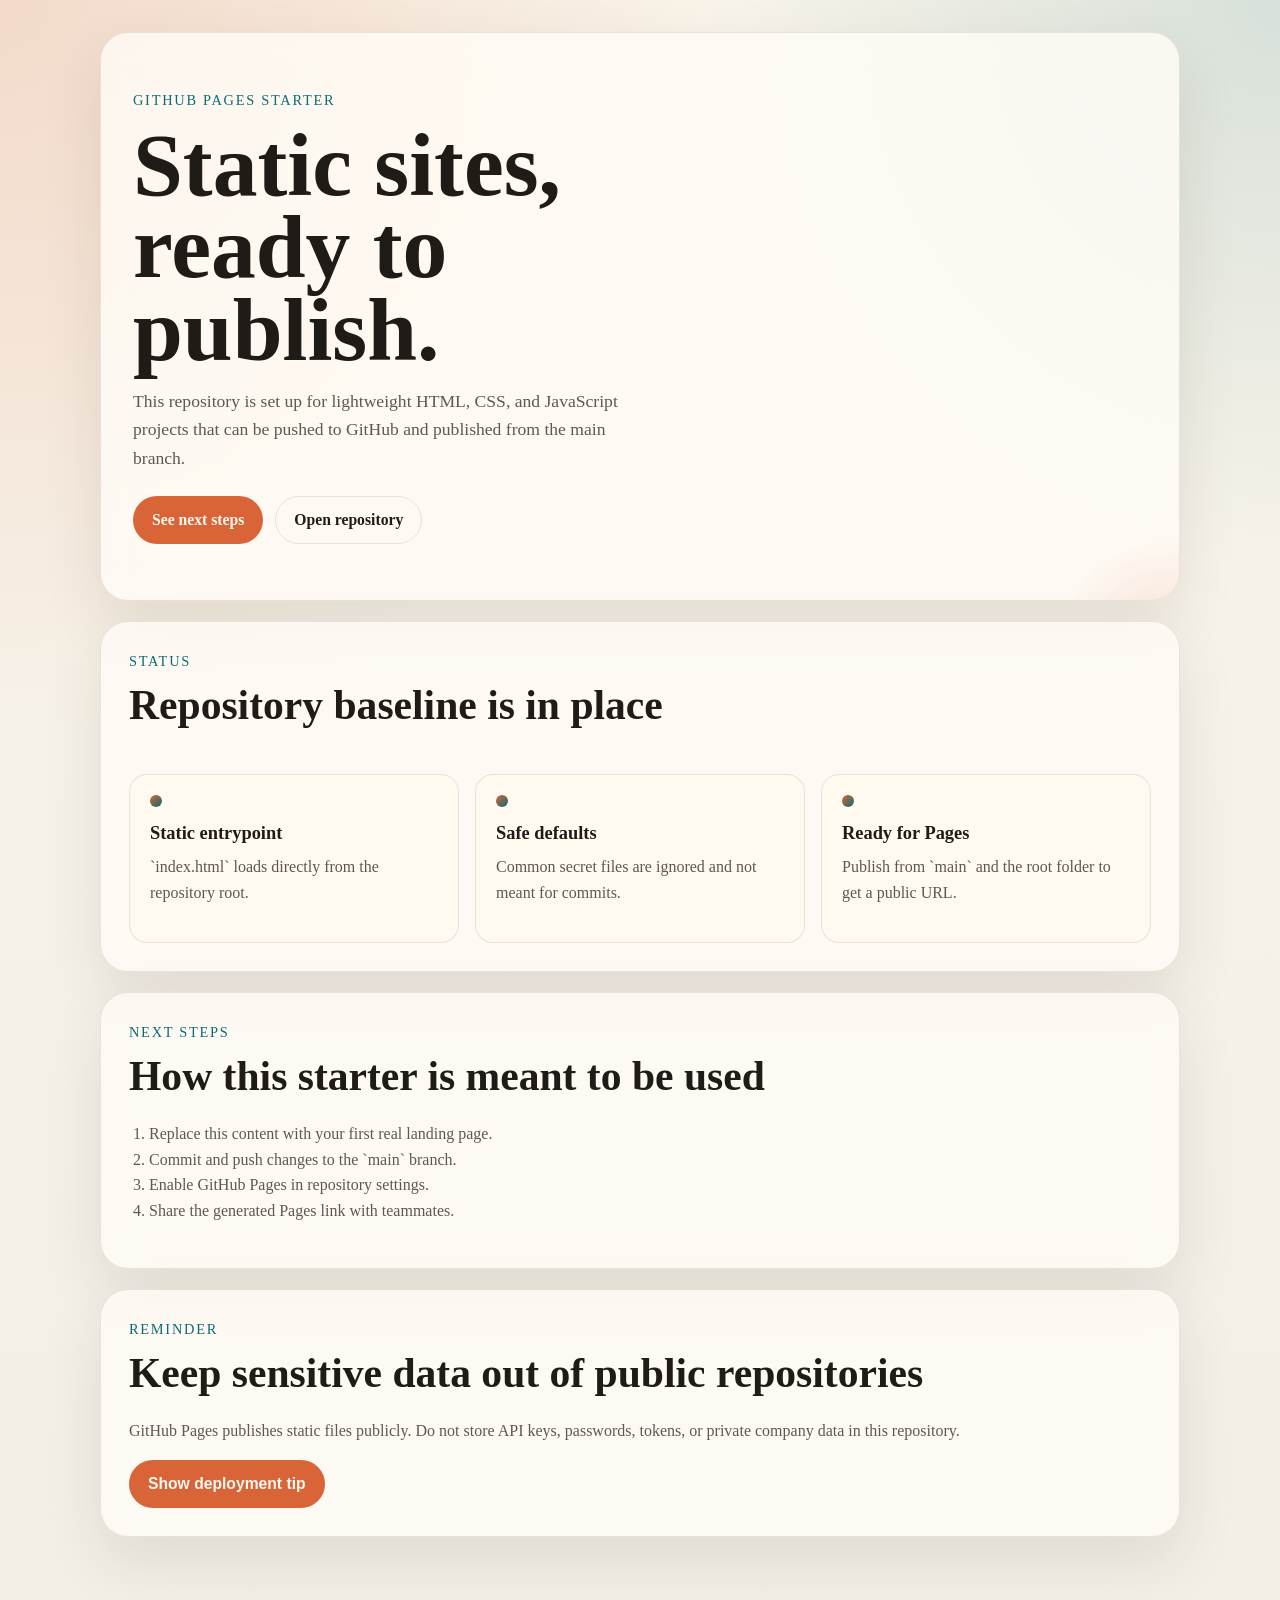
<file: Старт работ/index.html>
<!DOCTYPE html>
<html lang="en">
  <head>
    <meta charset="UTF-8" />
    <meta name="viewport" content="width=device-width, initial-scale=1.0" />
    <title>codex-work</title>
    <meta
      name="description"
      content="Static starter site for GitHub Pages deployments."
    />
    <link rel="stylesheet" href="styles.css" />
  </head>
  <body>
    <div class="page-shell">
      <header class="hero">
        <p class="eyebrow">GitHub Pages Starter</p>
        <h1>Static sites, ready to publish.</h1>
        <p class="hero-copy">
          This repository is set up for lightweight HTML, CSS, and JavaScript
          projects that can be pushed to GitHub and published from the main
          branch.
        </p>
        <div class="hero-actions">
          <a class="button button-primary" href="#next-steps">See next steps</a>
          <a
            class="button button-secondary"
            href="https://github.com/anna151661karenina-droid/codex-work"
          >
            Open repository
          </a>
        </div>
      </header>

      <main>
        <section class="panel status-panel" aria-labelledby="status-heading">
          <div>
            <p class="section-label">Status</p>
            <h2 id="status-heading">Repository baseline is in place</h2>
          </div>
          <div class="status-grid">
            <article>
              <span class="status-dot" aria-hidden="true"></span>
              <h3>Static entrypoint</h3>
              <p>`index.html` loads directly from the repository root.</p>
            </article>
            <article>
              <span class="status-dot" aria-hidden="true"></span>
              <h3>Safe defaults</h3>
              <p>Common secret files are ignored and not meant for commits.</p>
            </article>
            <article>
              <span class="status-dot" aria-hidden="true"></span>
              <h3>Ready for Pages</h3>
              <p>Publish from `main` and the root folder to get a public URL.</p>
            </article>
          </div>
        </section>

        <section class="panel" id="next-steps" aria-labelledby="steps-heading">
          <p class="section-label">Next Steps</p>
          <h2 id="steps-heading">How this starter is meant to be used</h2>
          <ol class="steps-list">
            <li>Replace this content with your first real landing page.</li>
            <li>Commit and push changes to the `main` branch.</li>
            <li>Enable GitHub Pages in repository settings.</li>
            <li>Share the generated Pages link with teammates.</li>
          </ol>
        </section>

        <section class="panel note-panel" aria-labelledby="note-heading">
          <p class="section-label">Reminder</p>
          <h2 id="note-heading">Keep sensitive data out of public repositories</h2>
          <p>
            GitHub Pages publishes static files publicly. Do not store API keys,
            passwords, tokens, or private company data in this repository.
          </p>
          <button class="button button-primary" id="toggle-tip" type="button">
            Show deployment tip
          </button>
          <p class="tip" id="deployment-tip" hidden>
            In GitHub, open Settings -> Pages, choose "Deploy from a branch",
            then select the `main` branch and the `/ (root)` folder.
          </p>
        </section>
      </main>
    </div>

    <script src="script.js"></script>
  </body>
</html>
</file>
<file: Программа ИИ-ВИЗАЦИЯ/styles.css>
:root {
  color-scheme: light;
  --bg: #f5efe6;
  --paper: rgba(255, 250, 242, 0.84);
  --paper-strong: #fff8ee;
  --text: #1f1c18;
  --muted: #61574b;
  --accent: #d2643d;
  --accent-soft: rgba(210, 100, 61, 0.12);
  --accent-dark: #145f67;
  --line: rgba(31, 28, 24, 0.1);
  --shadow: 0 24px 80px rgba(60, 44, 23, 0.1);
  --radius-xl: 30px;
  --radius-lg: 22px;
  --radius-md: 16px;
}

* {
  box-sizing: border-box;
}

html {
  scroll-behavior: smooth;
}

body {
  position: relative;
  margin: 0;
  min-height: 100vh;
  padding: 24px 16px 64px;
  font-family: Georgia, "Times New Roman", serif;
  color: var(--text);
  background:
    linear-gradient(180deg, #f9f4eb 0%, var(--bg) 100%);
}

.ambient {
  position: fixed;
  width: 320px;
  height: 320px;
  border-radius: 50%;
  filter: blur(30px);
  pointer-events: none;
  opacity: 0.55;
  z-index: 0;
}

.ambient-left {
  top: -80px;
  left: -40px;
  background: radial-gradient(circle, rgba(210, 100, 61, 0.24), transparent 65%);
}

.ambient-right {
  top: 120px;
  right: -60px;
  background: radial-gradient(circle, rgba(20, 95, 103, 0.22), transparent 65%);
}

.hero,
.sidebar-panel,
.overview-panel,
.day-card {
  position: relative;
  z-index: 1;
  border: 1px solid var(--line);
  border-radius: var(--radius-xl);
  background: var(--paper);
  box-shadow: var(--shadow);
  backdrop-filter: blur(14px);
}

.hero {
  display: grid;
  grid-template-columns: minmax(0, 1.6fr) minmax(280px, 0.9fr);
  gap: 20px;
  width: min(1280px, 100%);
  margin: 0 auto 20px;
  padding: 34px;
}

.eyebrow,
.section-label,
.day-kicker,
.meta-title {
  margin: 0 0 12px;
  font-size: 0.88rem;
  letter-spacing: 0.12em;
  text-transform: uppercase;
  color: var(--accent-dark);
}

h1,
h2,
h3,
p,
ul {
  margin-top: 0;
}

h1 {
  max-width: 9ch;
  margin-bottom: 16px;
  font-size: clamp(3rem, 8vw, 5.6rem);
  line-height: 0.92;
}

h2 {
  margin-bottom: 24px;
  font-size: clamp(1.8rem, 3.5vw, 2.8rem);
  line-height: 1.05;
}

h3 {
  margin-bottom: 14px;
  font-size: 1.35rem;
}

p,
li {
  color: var(--muted);
  font-size: 1rem;
  line-height: 1.6;
}

.lead {
  max-width: 58ch;
  margin-bottom: 24px;
  font-size: 1.08rem;
}

.hero-actions {
  display: flex;
  flex-wrap: wrap;
  gap: 12px;
}

.button {
  display: inline-flex;
  align-items: center;
  justify-content: center;
  min-height: 48px;
  padding: 0 18px;
  border: 1px solid transparent;
  border-radius: 999px;
  text-decoration: none;
  font-size: 0.98rem;
  font-weight: 600;
  transition:
    transform 160ms ease,
    background-color 160ms ease,
    border-color 160ms ease;
}

.button:hover,
.button:focus-visible,
.day-nav a:hover,
.day-nav a:focus-visible {
  transform: translateY(-1px);
}

.button-primary {
  color: #fff9f1;
  background: var(--accent);
}

.button-secondary {
  color: var(--text);
  background: transparent;
  border-color: var(--line);
}

.hero-panel {
  padding: 22px;
  border-radius: var(--radius-lg);
  background:
    linear-gradient(180deg, rgba(255, 248, 238, 0.96), rgba(246, 238, 226, 0.86));
  border: 1px solid var(--line);
}

.hero-stats,
.sidebar-list {
  display: grid;
  gap: 14px;
  padding: 0;
  margin: 0;
  list-style: none;
}

.hero-stats li {
  display: grid;
  gap: 6px;
  padding-bottom: 14px;
  border-bottom: 1px solid var(--line);
}

.hero-stats li:last-child {
  padding-bottom: 0;
  border-bottom: 0;
}

.hero-stats strong {
  font-size: 1.18rem;
  color: var(--text);
}

.layout {
  display: grid;
  grid-template-columns: 280px minmax(0, 1fr);
  gap: 20px;
  width: min(1280px, 100%);
  margin: 0 auto;
}

.sidebar {
  position: sticky;
  top: 20px;
  align-self: start;
  display: grid;
  gap: 20px;
}

.sidebar-panel,
.overview-panel,
.day-card {
  padding: 24px;
}

.day-nav {
  display: grid;
  gap: 10px;
}

.day-nav a {
  display: block;
  padding: 12px 14px;
  border-radius: 999px;
  border: 1px solid var(--line);
  text-decoration: none;
  color: var(--text);
  background: rgba(255, 248, 238, 0.88);
  transition:
    transform 160ms ease,
    background-color 160ms ease,
    border-color 160ms ease;
}

.content {
  display: grid;
  gap: 20px;
}

.overview-grid {
  display: grid;
  grid-template-columns: repeat(3, minmax(0, 1fr));
  gap: 16px;
}

.overview-grid article,
.session-card,
.break-card {
  border-radius: var(--radius-lg);
  border: 1px solid var(--line);
  background: var(--paper-strong);
}

.overview-grid article {
  padding: 20px;
}

.day-header {
  display: flex;
  align-items: flex-start;
  justify-content: space-between;
  gap: 16px;
  margin-bottom: 22px;
}

.day-badge {
  display: inline-flex;
  align-items: center;
  min-height: 38px;
  padding: 0 14px;
  border-radius: 999px;
  background: rgba(20, 95, 103, 0.1);
  color: var(--accent-dark);
  white-space: nowrap;
}

.session-grid {
  display: grid;
  gap: 14px;
}

.session-card {
  padding: 20px;
}

.session-topline {
  display: flex;
  align-items: center;
  justify-content: space-between;
  gap: 12px;
  margin-bottom: 14px;
}

.session-id,
.session-duration {
  display: inline-flex;
  align-items: center;
  min-height: 32px;
  padding: 0 12px;
  border-radius: 999px;
  font-size: 0.92rem;
}

.session-id {
  color: #fff8ef;
  background: var(--accent);
}

.session-duration {
  color: var(--accent-dark);
  background: rgba(20, 95, 103, 0.08);
}

.meta-block {
  margin-top: 16px;
  padding: 16px;
  border-radius: var(--radius-md);
  background: rgba(255, 250, 242, 0.94);
  border: 1px solid var(--line);
}

.meta-title {
  margin-bottom: 10px;
}

.highlight-block {
  background: linear-gradient(180deg, rgba(210, 100, 61, 0.08), rgba(20, 95, 103, 0.06));
}

.break-card {
  padding: 12px 16px;
  color: var(--accent-dark);
  text-align: center;
  letter-spacing: 0.04em;
  background: linear-gradient(90deg, rgba(20, 95, 103, 0.08), rgba(210, 100, 61, 0.08));
}

@media (max-width: 980px) {
  .hero,
  .layout {
    grid-template-columns: 1fr;
  }

  .sidebar {
    position: static;
  }

  .overview-grid {
    grid-template-columns: 1fr;
  }

  .day-nav {
    grid-template-columns: repeat(4, minmax(0, 1fr));
  }
}

@media (max-width: 760px) {
  body {
    padding: 16px 10px 48px;
  }

  .hero,
  .sidebar-panel,
  .overview-panel,
  .day-card {
    padding: 20px;
    border-radius: 22px;
  }

  .day-header,
  .session-topline {
    flex-direction: column;
    align-items: flex-start;
  }

  .day-badge {
    white-space: normal;
  }

  .day-nav {
    grid-template-columns: repeat(2, minmax(0, 1fr));
  }
}
</file>
<file: Старт работ/styles.css>
:root {
  color-scheme: light;
  --bg: #f3efe6;
  --surface: rgba(255, 252, 246, 0.82);
  --surface-strong: #fff9ef;
  --text: #1f1c18;
  --muted: #5f584f;
  --accent: #d86437;
  --accent-deep: #0a6c74;
  --line: rgba(31, 28, 24, 0.1);
  --shadow: 0 24px 60px rgba(54, 39, 18, 0.1);
  --radius-xl: 28px;
  --radius-lg: 18px;
}

* {
  box-sizing: border-box;
}

html {
  scroll-behavior: smooth;
}

body {
  margin: 0;
  min-height: 100vh;
  font-family: Georgia, "Times New Roman", serif;
  color: var(--text);
  background:
    radial-gradient(circle at top left, rgba(216, 100, 55, 0.18), transparent 36%),
    radial-gradient(circle at top right, rgba(10, 108, 116, 0.14), transparent 28%),
    linear-gradient(180deg, #f9f4ea 0%, var(--bg) 100%);
}

.page-shell {
  width: min(1080px, calc(100% - 32px));
  margin: 0 auto;
  padding: 32px 0 64px;
}

.hero,
.panel {
  border: 1px solid var(--line);
  border-radius: var(--radius-xl);
  background: var(--surface);
  box-shadow: var(--shadow);
  backdrop-filter: blur(14px);
}

.hero {
  position: relative;
  overflow: hidden;
  padding: 56px 32px;
}

.hero::after {
  content: "";
  position: absolute;
  inset: auto -10% -30% auto;
  width: 240px;
  height: 240px;
  border-radius: 50%;
  background: radial-gradient(circle, rgba(216, 100, 55, 0.18), transparent 68%);
}

.eyebrow,
.section-label {
  margin: 0 0 12px;
  font-size: 0.9rem;
  letter-spacing: 0.12em;
  text-transform: uppercase;
  color: var(--accent-deep);
}

h1,
h2,
h3,
p,
ol {
  margin-top: 0;
}

h1 {
  max-width: 10ch;
  margin-bottom: 16px;
  font-size: clamp(3rem, 8vw, 5.6rem);
  line-height: 0.92;
}

h2 {
  margin-bottom: 24px;
  font-size: clamp(1.75rem, 4vw, 2.6rem);
  line-height: 1;
}

h3 {
  margin-bottom: 10px;
  font-size: 1.15rem;
}

p,
li {
  font-size: 1rem;
  line-height: 1.6;
  color: var(--muted);
}

.hero-copy {
  max-width: 58ch;
  margin-bottom: 24px;
  font-size: 1.1rem;
}

.hero-actions {
  display: flex;
  flex-wrap: wrap;
  gap: 12px;
}

.button {
  display: inline-flex;
  align-items: center;
  justify-content: center;
  min-height: 48px;
  padding: 0 18px;
  border: 1px solid transparent;
  border-radius: 999px;
  text-decoration: none;
  font-size: 0.98rem;
  font-weight: 600;
  cursor: pointer;
  transition:
    transform 160ms ease,
    background-color 160ms ease,
    border-color 160ms ease;
}

.button:hover,
.button:focus-visible {
  transform: translateY(-1px);
}

.button-primary {
  color: #fff8f1;
  background: var(--accent);
}

.button-secondary {
  color: var(--text);
  background: transparent;
  border-color: var(--line);
}

main {
  display: grid;
  gap: 20px;
  margin-top: 20px;
}

.panel {
  padding: 28px;
}

.status-panel {
  display: grid;
  gap: 24px;
}

.status-grid {
  display: grid;
  grid-template-columns: repeat(3, minmax(0, 1fr));
  gap: 16px;
}

.status-grid article {
  padding: 20px;
  border-radius: var(--radius-lg);
  background: var(--surface-strong);
  border: 1px solid var(--line);
}

.status-dot {
  display: inline-block;
  width: 12px;
  height: 12px;
  margin-bottom: 12px;
  border-radius: 50%;
  background: linear-gradient(135deg, var(--accent), var(--accent-deep));
}

.steps-list {
  padding-left: 20px;
}

.note-panel {
  position: relative;
}

.tip {
  margin-top: 16px;
  padding: 16px 18px;
  border-left: 4px solid var(--accent);
  border-radius: 12px;
  background: var(--surface-strong);
}

@media (max-width: 760px) {
  .page-shell {
    width: min(100% - 20px, 1080px);
    padding-top: 20px;
  }

  .hero,
  .panel {
    padding: 24px 20px;
    border-radius: 22px;
  }

  .status-grid {
    grid-template-columns: 1fr;
  }
}
</file>
